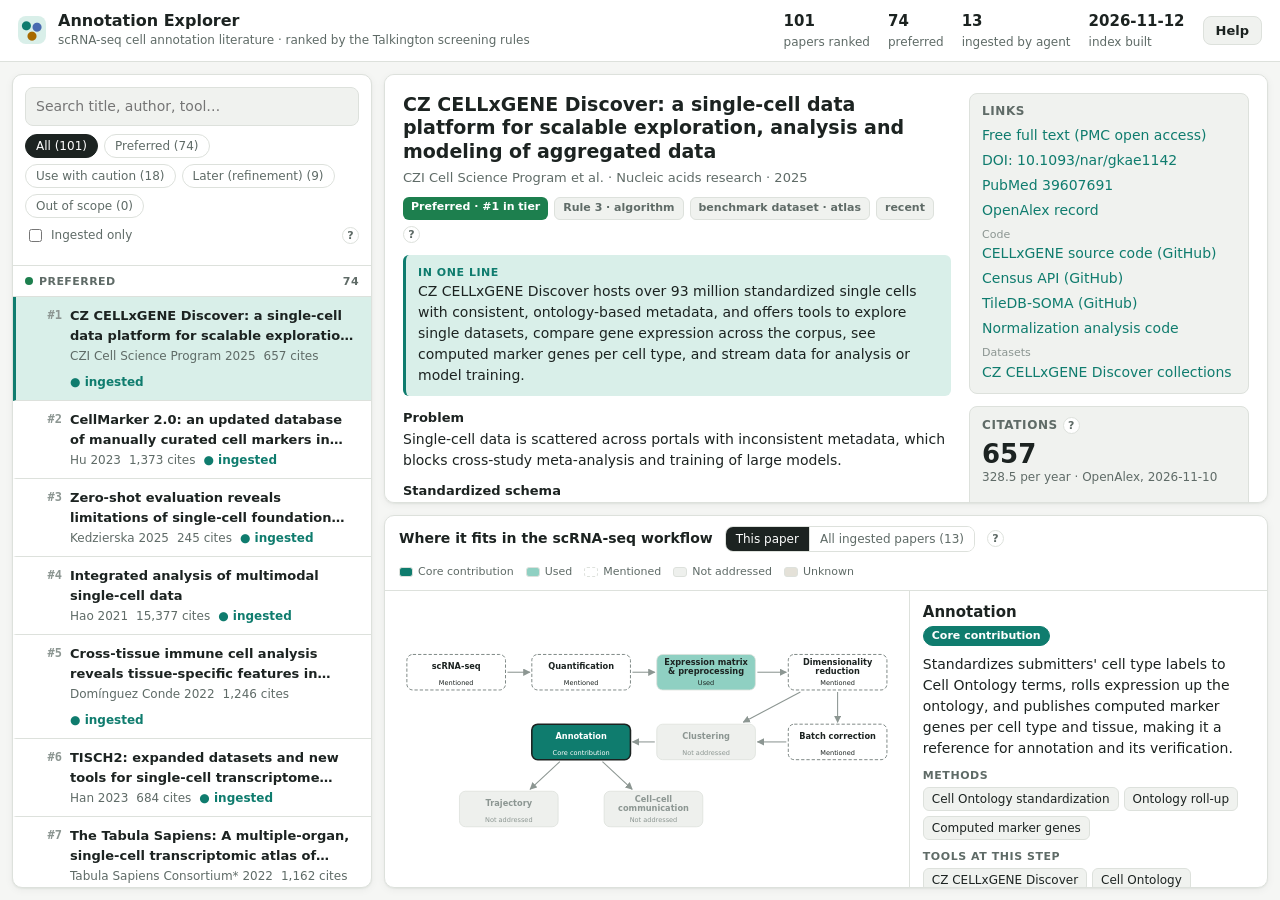
<file: DSciarrino/annotation_explorer/web/index.html>
<!doctype html>
<html lang="en">
<head>
  <meta charset="utf-8">
  <meta name="viewport" content="width=device-width, initial-scale=1">
  <title>Annotation Explorer</title>
  <link rel="stylesheet" href="styles.css">
</head>
<body>
  <header class="topbar">
    <div class="brand">
      <span class="brand-mark" aria-hidden="true"></span>
      <div>
        <h1>Annotation Explorer</h1>
        <p class="sub">scRNA-seq cell annotation literature · ranked by the Talkington screening rules</p>
      </div>
    </div>
    <div class="top-right">
      <div class="stats" id="stats"></div>
      <a class="help-button" href="help/index.html" target="_blank" rel="noopener" title="Open help in a new tab">Help</a>
    </div>
  </header>

  <main class="layout">
    <aside class="sidebar" aria-label="Ranked papers">
      <div class="controls">
        <input type="search" id="search" placeholder="Search title, author, tool…" aria-label="Search papers">
        <div class="chips" id="tier-filter" role="group" aria-label="Filter by tier"></div>
        <div class="control-row">
          <label class="toggle"><input type="checkbox" id="ingested-only"> Ingested only</label>
          <a class="help-link" href="help/papers.html#paper-list" target="_blank" rel="noopener"
             title="Help: the paper list" aria-label="Help: the paper list">?</a>
        </div>
        <div id="active-filter"></div>
      </div>
      <ol class="paper-list" id="paper-list"></ol>
    </aside>

    <div class="gutter gutter-v" id="gutter-side" role="separator" aria-orientation="vertical"
         aria-label="Resize paper list (arrow keys; double-click to reset)" tabindex="0"></div>

    <section class="panel panel-top" aria-label="Enhanced abstract">
      <div id="abstract" class="abstract"></div>
    </section>

    <div class="gutter gutter-h" id="gutter-panels" role="separator" aria-orientation="horizontal"
         aria-label="Resize abstract and workflow panels (arrow keys; double-click to reset)" tabindex="0"></div>

    <section class="panel panel-bottom" aria-label="Relation to the annotation workflow">
      <div class="panel-head">
        <div class="head-left">
          <h2 id="workflow-title">Where it fits in the scRNA-seq workflow</h2>
          <div class="segmented" id="view-toggle" role="group" aria-label="Workflow view"></div>
          <a class="help-link" id="workflow-help" href="help/workflow.html#this-paper" target="_blank" rel="noopener"
             title="Help: the workflow panel" aria-label="Help: the workflow panel">?</a>
        </div>
        <div class="legend" id="legend"></div>
      </div>
      <div class="workflow">
        <div class="diagram-wrap"><svg id="diagram" viewBox="0 0 760 300" role="img" aria-label="scRNA-seq workflow diagram"></svg></div>
        <div class="gutter gutter-v" id="gutter-workflow" role="separator" aria-orientation="vertical"
             aria-label="Resize diagram and step details (arrow keys; double-click to reset)" tabindex="0"></div>
        <div class="stage-detail" id="stage-detail"></div>
      </div>
    </section>
  </main>

  <script src="app.js"></script>
  <script src="layout.js"></script>
</body>
</html>
</file>
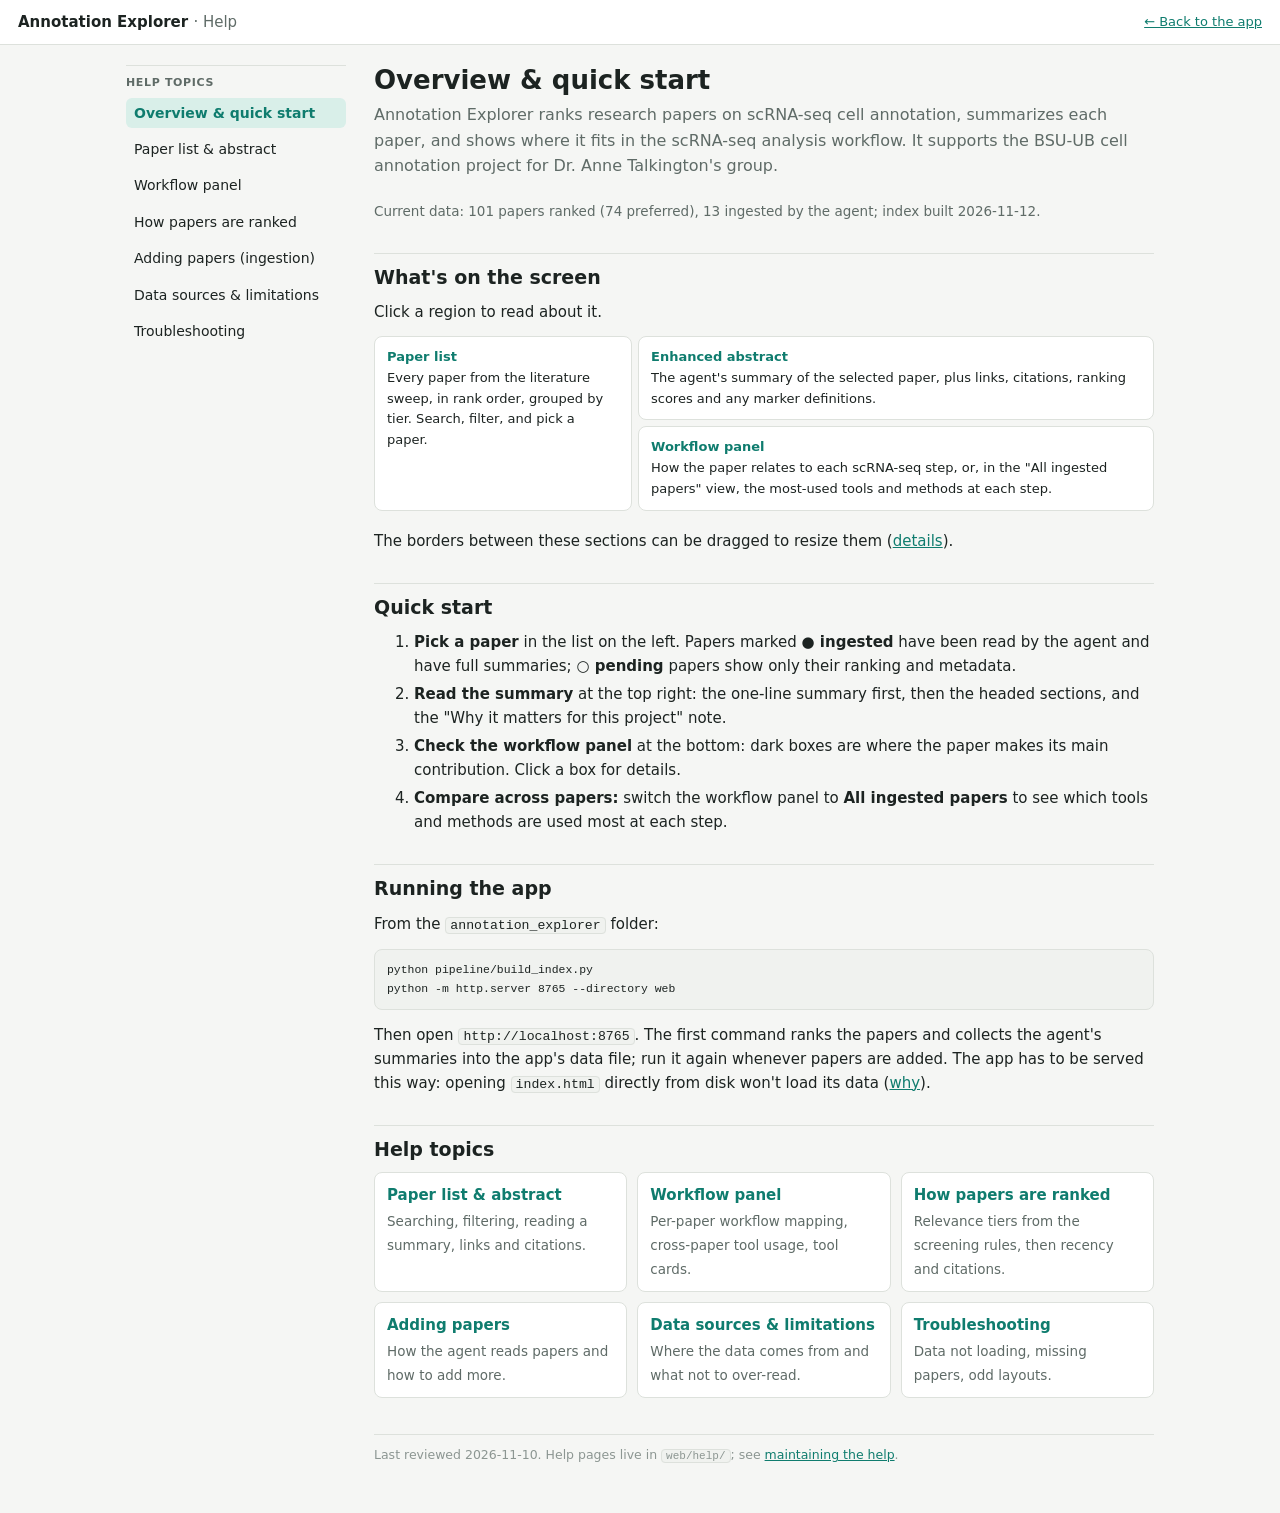
<file: DSciarrino/annotation_explorer/web/help/index.html>
<!doctype html>
<html lang="en">
<head>
  <meta charset="utf-8">
  <meta name="viewport" content="width=device-width, initial-scale=1">
  <title>Help: Annotation Explorer</title>
  <link rel="stylesheet" href="help.css">
</head>
<body>
  <header class="top">
    <a class="brand" href="index.html">Annotation Explorer <span>· Help</span></a>
    <a class="back" href="../index.html">← Back to the app</a>
  </header>
  <div class="wrap">
    <nav class="toc" id="toc" aria-label="Help topics"></nav>
    <main>
      <h1>Overview &amp; quick start</h1>
      <p class="lede">Annotation Explorer ranks research papers on scRNA-seq cell annotation, summarizes each paper,
        and shows where it fits in the scRNA-seq analysis workflow. It supports the BSU-UB cell annotation project
        for Dr. Anne Talkington's group.</p>

      <p class="status" id="status"></p>

      <h2 id="screen">What's on the screen</h2>
      <p>Click a region to read about it.</p>
      <div class="schematic">
        <a class="s-list" href="papers.html#paper-list"><b>Paper list</b>Every paper from the literature sweep, in
          rank order, grouped by tier. Search, filter, and pick a paper.</a>
        <a class="s-top" href="papers.html#abstract"><b>Enhanced abstract</b>The agent's summary of the selected
          paper, plus links, citations, ranking scores and any marker definitions.</a>
        <a class="s-bottom" href="workflow.html"><b>Workflow panel</b>How the paper relates to each scRNA-seq
          step, or, in the "All ingested papers" view, the most-used tools and methods at each step.</a>
      </div>
      <p>The borders between these sections can be dragged to resize them
        (<a href="papers.html#resizing">details</a>).</p>

      <h2 id="quick-start">Quick start</h2>
      <ol>
        <li><b>Pick a paper</b> in the list on the left. Papers marked <b>● ingested</b> have been read by the
          agent and have full summaries; <b>○ pending</b> papers show only their ranking and metadata.</li>
        <li><b>Read the summary</b> at the top right: the one-line summary first, then the headed sections,
          and the "Why it matters for this project" note.</li>
        <li><b>Check the workflow panel</b> at the bottom: dark boxes are where the paper makes its main
          contribution. Click a box for details.</li>
        <li><b>Compare across papers:</b> switch the workflow panel to <b>All ingested papers</b> to see which
          tools and methods are used most at each step.</li>
      </ol>

      <h2 id="running">Running the app</h2>
      <p>From the <code>annotation_explorer</code> folder:</p>
      <pre><code>python pipeline/build_index.py
python -m http.server 8765 --directory web</code></pre>
      <p>Then open <code>http://localhost:8765</code>. The first command ranks the papers and collects the
        agent's summaries into the app's data file; run it again whenever papers are added. The app has to be
        served this way: opening <code>index.html</code> directly from disk won't load its data
        (<a href="troubleshooting.html#data-not-loading">why</a>).</p>

      <h2 id="topics">Help topics</h2>
      <div class="cards">
        <a href="papers.html"><b>Paper list &amp; abstract</b><span>Searching, filtering, reading a summary,
          links and citations.</span></a>
        <a href="workflow.html"><b>Workflow panel</b><span>Per-paper workflow mapping, cross-paper tool usage,
          tool cards.</span></a>
        <a href="ranking.html"><b>How papers are ranked</b><span>Relevance tiers from the screening rules, then
          recency and citations.</span></a>
        <a href="ingestion.html"><b>Adding papers</b><span>How the agent reads papers and how to add more.</span></a>
        <a href="limitations.html"><b>Data sources &amp; limitations</b><span>Where the data comes from and what
          not to over-read.</span></a>
        <a href="troubleshooting.html"><b>Troubleshooting</b><span>Data not loading, missing papers, odd
          layouts.</span></a>
      </div>

      <footer class="page-foot">Last reviewed 2026-11-10. Help pages live in
        <code>web/help/</code>; see <a href="ingestion.html#maintaining-help">maintaining the help</a>.</footer>
    </main>
  </div>
  <script src="help.js"></script>
  <script>
    // Live status from the app's data file, so this page never shows stale counts.
    fetch("../data/papers.json", { cache: "no-store" })
      .then((r) => (r.ok ? r.json() : Promise.reject()))
      .then((d) => {
        const ingested = d.papers.filter((p) => p.ingest).length;
        const preferred = d.papers.filter((p) => p.tier === "preferred").length;
        document.getElementById("status").textContent =
          `Current data: ${d.papers.length} papers ranked (${preferred} preferred), ${ingested} ingested by the agent; index built ${d.generated}.`;
      })
      .catch(() => {});
  </script>
</body>
</html>
</file>
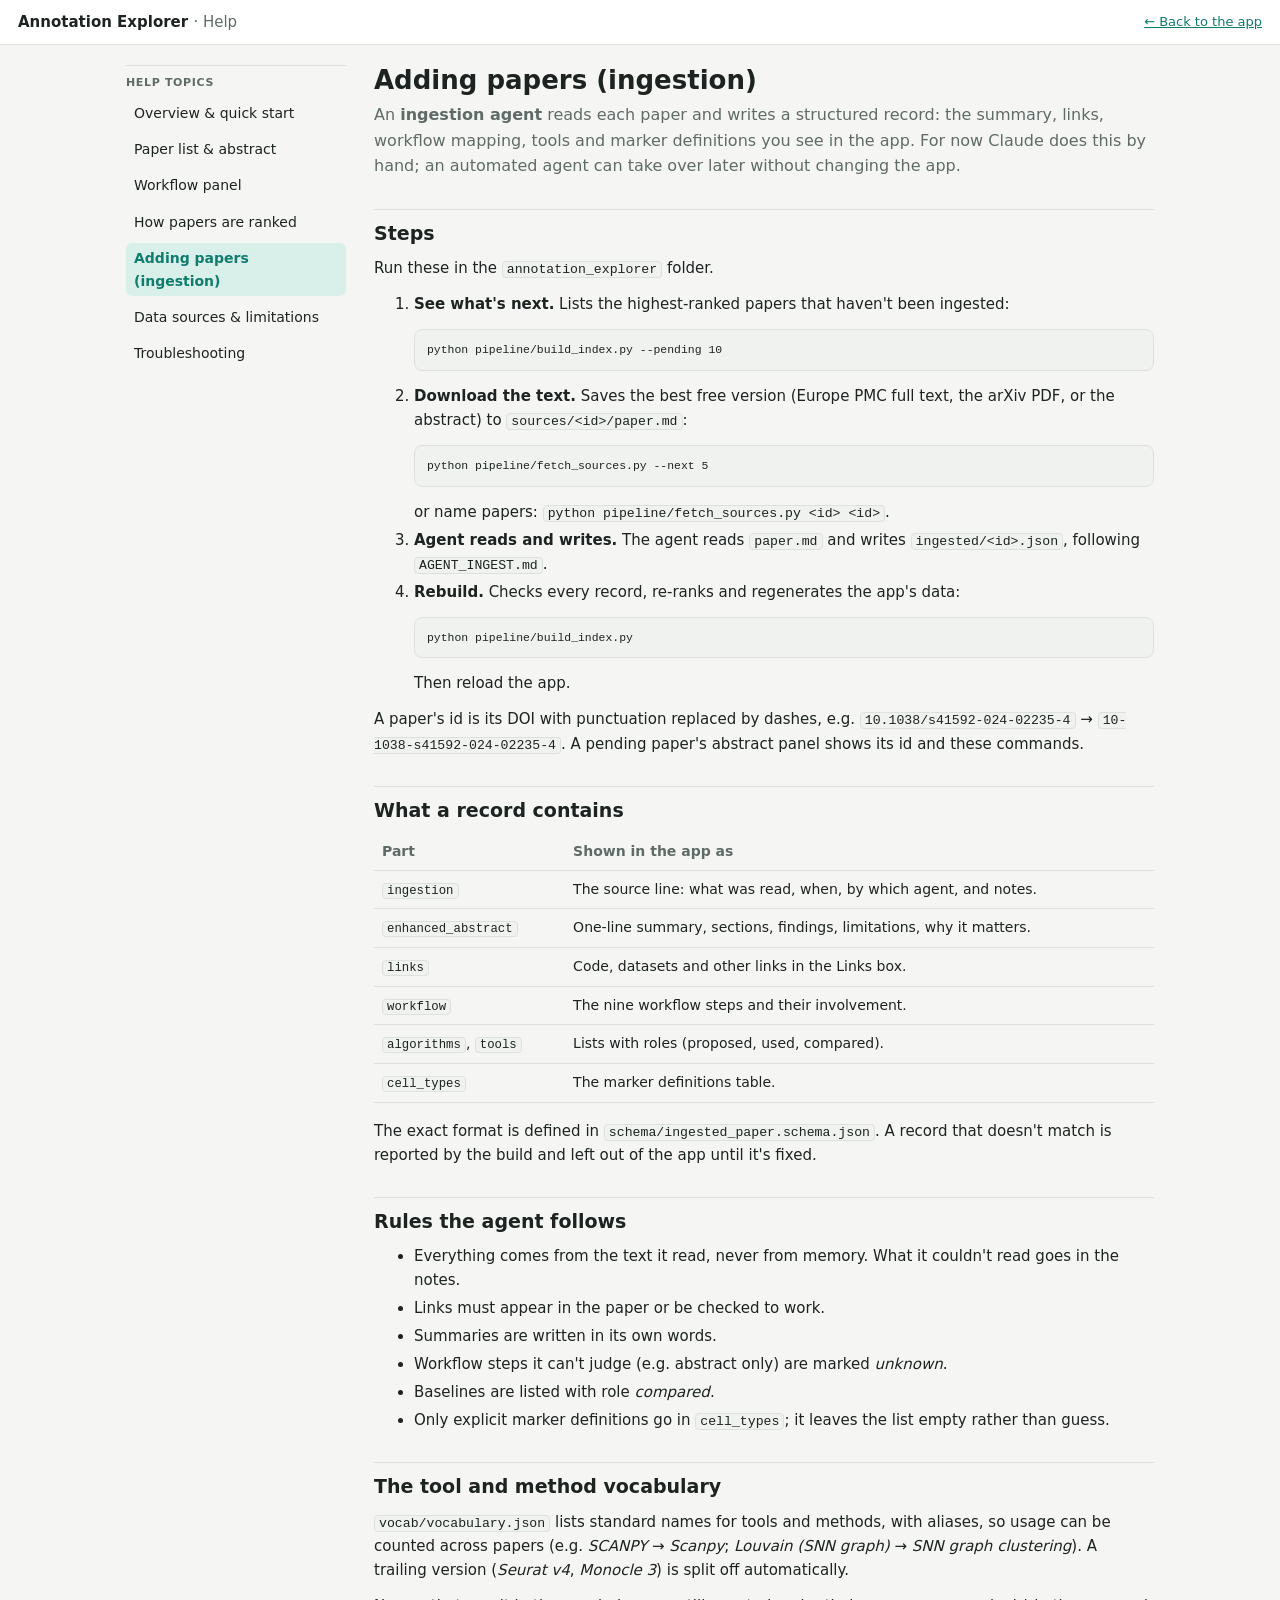
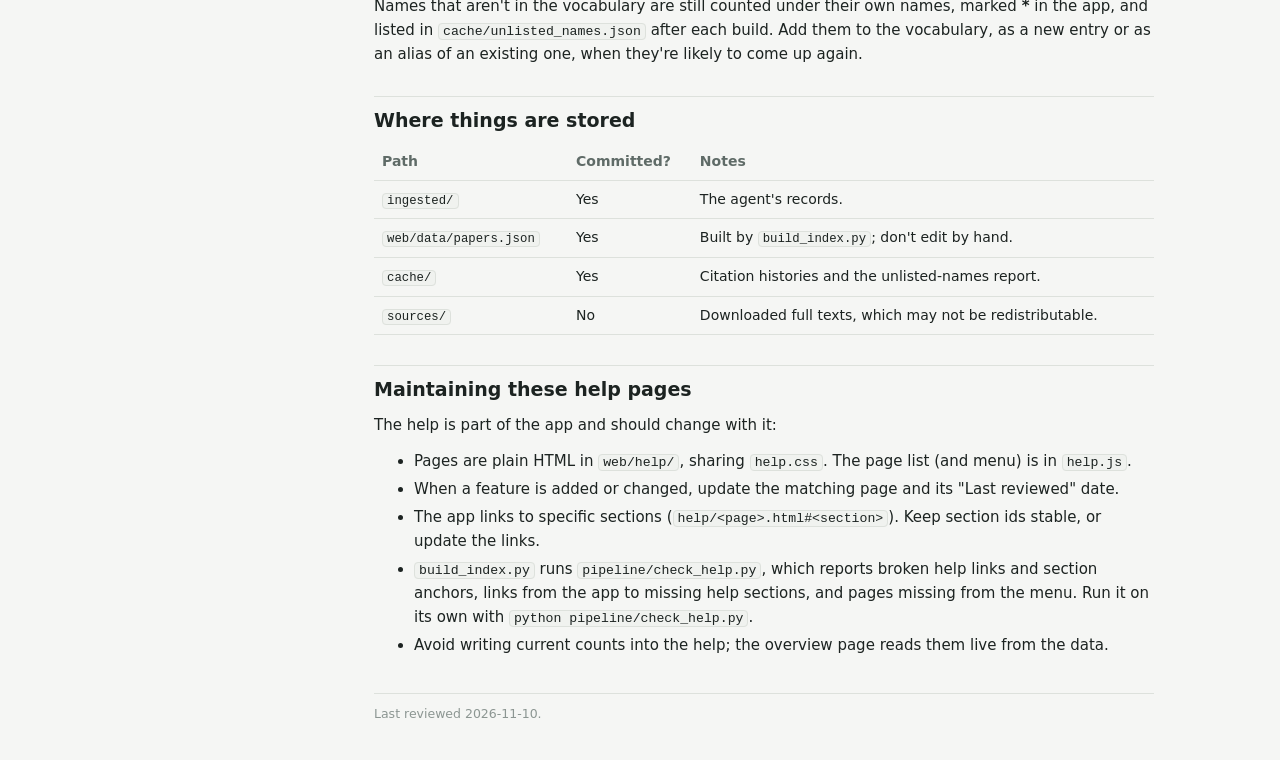
<file: DSciarrino/annotation_explorer/web/help/ingestion.html>
<!doctype html>
<html lang="en">
<head>
  <meta charset="utf-8">
  <meta name="viewport" content="width=device-width, initial-scale=1">
  <title>Help: Adding papers (ingestion)</title>
  <link rel="stylesheet" href="help.css">
</head>
<body>
  <header class="top">
    <a class="brand" href="index.html">Annotation Explorer <span>· Help</span></a>
    <a class="back" href="../index.html">← Back to the app</a>
  </header>
  <div class="wrap">
    <nav class="toc" id="toc" aria-label="Help topics"></nav>
    <main>
      <h1>Adding papers (ingestion)</h1>
      <p class="lede">An <b>ingestion agent</b> reads each paper and writes a structured record: the summary,
        links, workflow mapping, tools and marker definitions you see in the app. For now Claude does this by
        hand; an automated agent can take over later without changing the app.</p>

      <h2 id="steps">Steps</h2>
      <p>Run these in the <code>annotation_explorer</code> folder.</p>
      <ol>
        <li><b>See what's next.</b> Lists the highest-ranked papers that haven't been ingested:
          <pre><code>python pipeline/build_index.py --pending 10</code></pre></li>
        <li><b>Download the text.</b> Saves the best free version (Europe PMC full text, the arXiv PDF, or
          the abstract) to <code>sources/&lt;id&gt;/paper.md</code>:
          <pre><code>python pipeline/fetch_sources.py --next 5</code></pre>
          or name papers: <code>python pipeline/fetch_sources.py &lt;id&gt; &lt;id&gt;</code>.</li>
        <li><b>Agent reads and writes.</b> The agent reads <code>paper.md</code> and writes
          <code>ingested/&lt;id&gt;.json</code>, following <code>AGENT_INGEST.md</code>.</li>
        <li><b>Rebuild.</b> Checks every record, re-ranks and regenerates the app's data:
          <pre><code>python pipeline/build_index.py</code></pre>
          Then reload the app.</li>
      </ol>
      <p>A paper's id is its DOI with punctuation replaced by dashes, e.g. <code>10.1038/s41592-024-02235-4</code>
        → <code>10-1038-s41592-024-02235-4</code>. A pending paper's abstract panel shows its id and these
        commands.</p>

      <h2 id="record">What a record contains</h2>
      <table>
        <tr><th>Part</th><th>Shown in the app as</th></tr>
        <tr><td><code>ingestion</code></td><td>The source line: what was read, when, by which agent, and notes.</td></tr>
        <tr><td><code>enhanced_abstract</code></td><td>One-line summary, sections, findings, limitations, why it matters.</td></tr>
        <tr><td><code>links</code></td><td>Code, datasets and other links in the Links box.</td></tr>
        <tr><td><code>workflow</code></td><td>The nine workflow steps and their involvement.</td></tr>
        <tr><td><code>algorithms</code>, <code>tools</code></td><td>Lists with roles (proposed, used, compared).</td></tr>
        <tr><td><code>cell_types</code></td><td>The marker definitions table.</td></tr>
      </table>
      <p>The exact format is defined in <code>schema/ingested_paper.schema.json</code>. A record that doesn't
        match is reported by the build and left out of the app until it's fixed.</p>

      <h2 id="agent-rules">Rules the agent follows</h2>
      <ul>
        <li>Everything comes from the text it read, never from memory. What it couldn't read goes in the notes.</li>
        <li>Links must appear in the paper or be checked to work.</li>
        <li>Summaries are written in its own words.</li>
        <li>Workflow steps it can't judge (e.g. abstract only) are marked <i>unknown</i>.</li>
        <li>Baselines are listed with role <i>compared</i>.</li>
        <li>Only explicit marker definitions go in <code>cell_types</code>; it leaves the list empty rather than guess.</li>
      </ul>

      <h2 id="vocabulary">The tool and method vocabulary</h2>
      <p><code>vocab/vocabulary.json</code> lists standard names for tools and methods, with aliases, so usage
        can be counted across papers (e.g. <i>SCANPY</i> → <i>Scanpy</i>; <i>Louvain (SNN graph)</i> →
        <i>SNN graph clustering</i>). A trailing version (<i>Seurat v4</i>, <i>Monocle 3</i>) is split off
        automatically.</p>
      <p>Names that aren't in the vocabulary are still counted under their own names, marked <b>*</b> in the
        app, and listed in <code>cache/unlisted_names.json</code> after each build. Add them to the vocabulary,
        as a new entry or as an alias of an existing one, when they're likely to come up again.</p>

      <h2 id="storage">Where things are stored</h2>
      <table>
        <tr><th>Path</th><th>Committed?</th><th>Notes</th></tr>
        <tr><td><code>ingested/</code></td><td>Yes</td><td>The agent's records.</td></tr>
        <tr><td><code>web/data/papers.json</code></td><td>Yes</td><td>Built by <code>build_index.py</code>; don't edit by hand.</td></tr>
        <tr><td><code>cache/</code></td><td>Yes</td><td>Citation histories and the unlisted-names report.</td></tr>
        <tr><td><code>sources/</code></td><td>No</td><td>Downloaded full texts, which may not be redistributable.</td></tr>
      </table>

      <h2 id="maintaining-help">Maintaining these help pages</h2>
      <p>The help is part of the app and should change with it:</p>
      <ul>
        <li>Pages are plain HTML in <code>web/help/</code>, sharing <code>help.css</code>. The page list
          (and menu) is in <code>help.js</code>.</li>
        <li>When a feature is added or changed, update the matching page and its "Last reviewed" date.</li>
        <li>The app links to specific sections (<code>help/&lt;page&gt;.html#&lt;section&gt;</code>). Keep
          section ids stable, or update the links.</li>
        <li><code>build_index.py</code> runs <code>pipeline/check_help.py</code>, which reports broken help links
          and section anchors, links from the app to missing help sections, and pages missing from the menu. Run
          it on its own with <code>python pipeline/check_help.py</code>.</li>
        <li>Avoid writing current counts into the help; the overview page reads them live from the data.</li>
      </ul>

      <footer class="page-foot">Last reviewed 2026-11-10.</footer>
    </main>
  </div>
  <script src="help.js"></script>
</body>
</html>
</file>
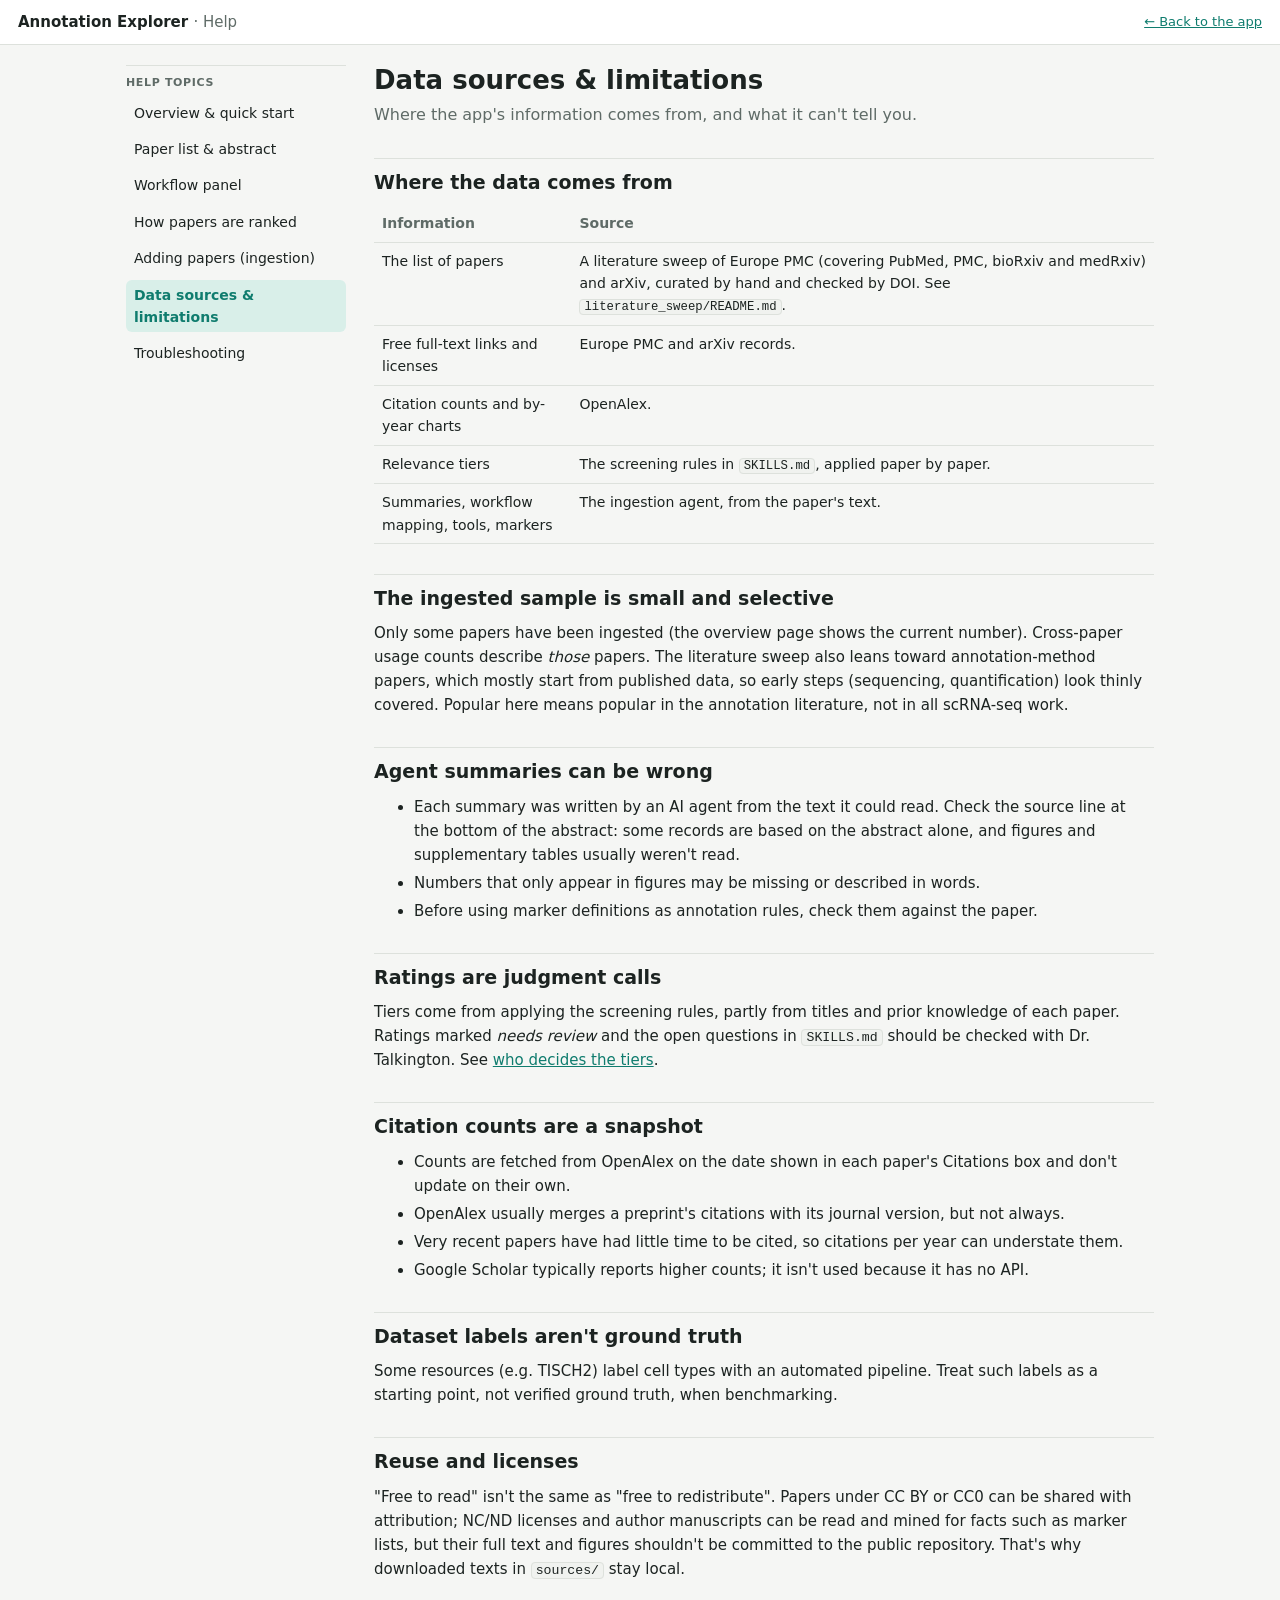
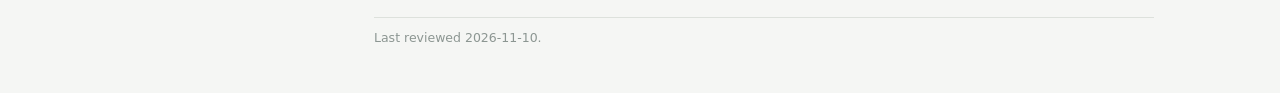
<file: DSciarrino/annotation_explorer/web/help/limitations.html>
<!doctype html>
<html lang="en">
<head>
  <meta charset="utf-8">
  <meta name="viewport" content="width=device-width, initial-scale=1">
  <title>Help: Data sources &amp; limitations</title>
  <link rel="stylesheet" href="help.css">
</head>
<body>
  <header class="top">
    <a class="brand" href="index.html">Annotation Explorer <span>· Help</span></a>
    <a class="back" href="../index.html">← Back to the app</a>
  </header>
  <div class="wrap">
    <nav class="toc" id="toc" aria-label="Help topics"></nav>
    <main>
      <h1>Data sources &amp; limitations</h1>
      <p class="lede">Where the app's information comes from, and what it can't tell you.</p>

      <h2 id="sources">Where the data comes from</h2>
      <table>
        <tr><th>Information</th><th>Source</th></tr>
        <tr><td>The list of papers</td><td>A literature sweep of Europe PMC (covering PubMed, PMC, bioRxiv and
          medRxiv) and arXiv, curated by hand and checked by DOI. See
          <code>literature_sweep/README.md</code>.</td></tr>
        <tr><td>Free full-text links and licenses</td><td>Europe PMC and arXiv records.</td></tr>
        <tr><td>Citation counts and by-year charts</td><td>OpenAlex.</td></tr>
        <tr><td>Relevance tiers</td><td>The screening rules in <code>SKILLS.md</code>, applied paper by paper.</td></tr>
        <tr><td>Summaries, workflow mapping, tools, markers</td><td>The ingestion agent, from the paper's text.</td></tr>
      </table>

      <h2 id="sample">The ingested sample is small and selective</h2>
      <p>Only some papers have been ingested (the overview page shows the current number). Cross-paper usage
        counts describe <i>those</i> papers. The literature sweep also leans toward annotation-method papers,
        which mostly start from published data, so early steps (sequencing, quantification) look thinly covered.
        Popular here means popular in the annotation literature, not in all scRNA-seq work.</p>

      <h2 id="agent">Agent summaries can be wrong</h2>
      <ul>
        <li>Each summary was written by an AI agent from the text it could read. Check the source line at the
          bottom of the abstract: some records are based on the abstract alone, and figures and supplementary
          tables usually weren't read.</li>
        <li>Numbers that only appear in figures may be missing or described in words.</li>
        <li>Before using marker definitions as annotation rules, check them against the paper.</li>
      </ul>

      <h2 id="ratings">Ratings are judgment calls</h2>
      <p>Tiers come from applying the screening rules, partly from titles and prior knowledge of each paper.
        Ratings marked <i>needs review</i> and the open questions in <code>SKILLS.md</code> should be checked with
        Dr. Talkington. See <a href="ranking.html#who-decides">who decides the tiers</a>.</p>

      <h2 id="citations">Citation counts are a snapshot</h2>
      <ul>
        <li>Counts are fetched from OpenAlex on the date shown in each paper's Citations box and don't update
          on their own.</li>
        <li>OpenAlex usually merges a preprint's citations with its journal version, but not always.</li>
        <li>Very recent papers have had little time to be cited, so citations per year can understate them.</li>
        <li>Google Scholar typically reports higher counts; it isn't used because it has no API.</li>
      </ul>

      <h2 id="labels">Dataset labels aren't ground truth</h2>
      <p>Some resources (e.g. TISCH2) label cell types with an automated pipeline. Treat such labels as a
        starting point, not verified ground truth, when benchmarking.</p>

      <h2 id="licenses">Reuse and licenses</h2>
      <p>"Free to read" isn't the same as "free to redistribute". Papers under CC BY or CC0 can be shared with
        attribution; NC/ND licenses and author manuscripts can be read and mined for facts such as marker lists,
        but their full text and figures shouldn't be committed to the public repository. That's why downloaded
        texts in <code>sources/</code> stay local.</p>

      <footer class="page-foot">Last reviewed 2026-11-10.</footer>
    </main>
  </div>
  <script src="help.js"></script>
</body>
</html>
</file>
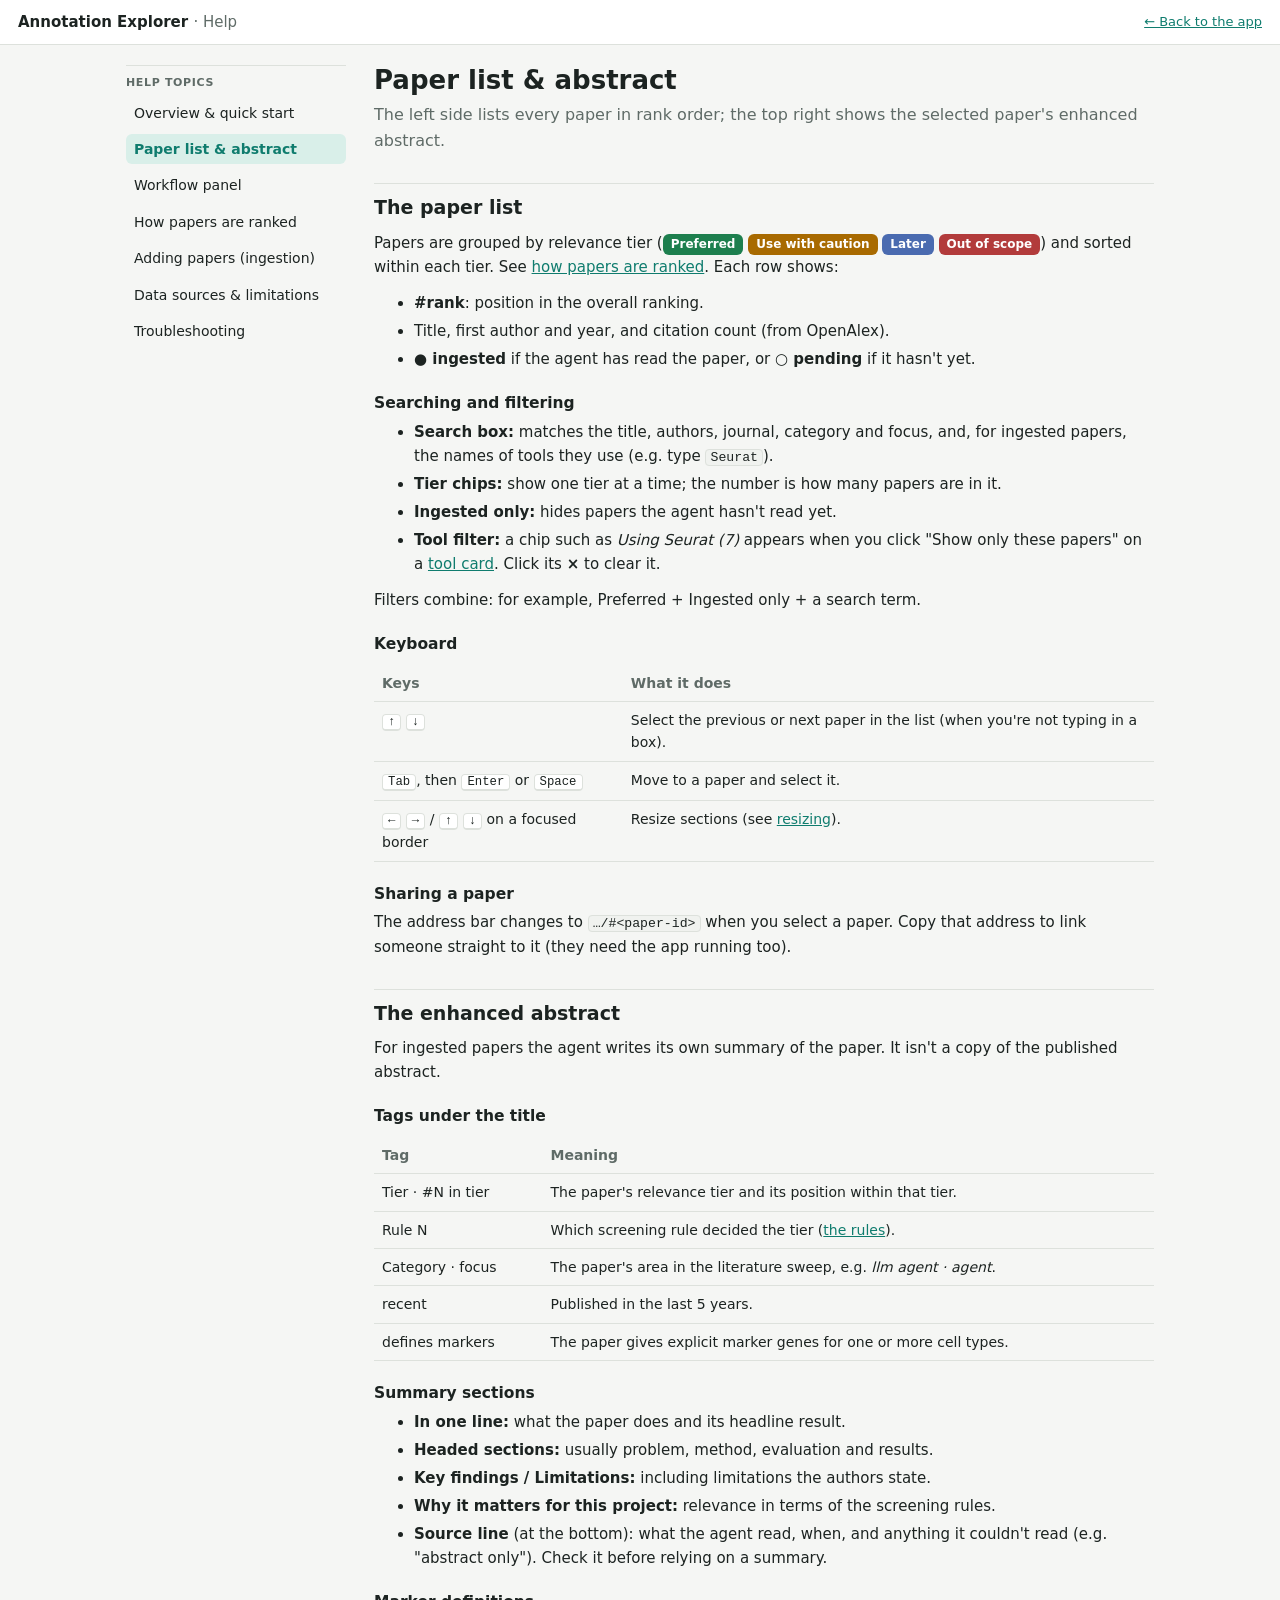
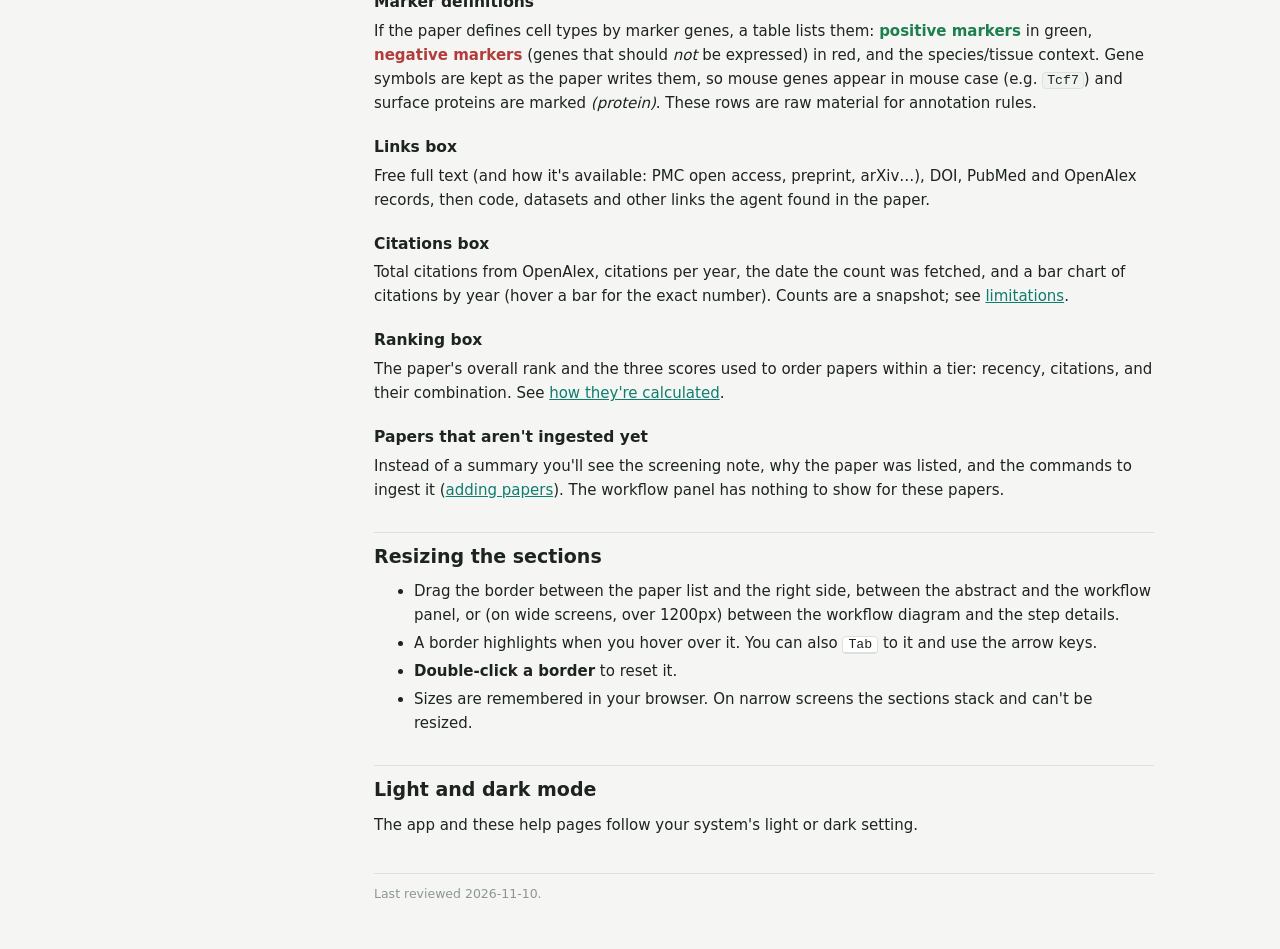
<file: DSciarrino/annotation_explorer/web/help/papers.html>
<!doctype html>
<html lang="en">
<head>
  <meta charset="utf-8">
  <meta name="viewport" content="width=device-width, initial-scale=1">
  <title>Help: Paper list &amp; abstract</title>
  <link rel="stylesheet" href="help.css">
</head>
<body>
  <header class="top">
    <a class="brand" href="index.html">Annotation Explorer <span>· Help</span></a>
    <a class="back" href="../index.html">← Back to the app</a>
  </header>
  <div class="wrap">
    <nav class="toc" id="toc" aria-label="Help topics"></nav>
    <main>
      <h1>Paper list &amp; abstract</h1>
      <p class="lede">The left side lists every paper in rank order; the top right shows the selected paper's
        enhanced abstract.</p>

      <h2 id="paper-list">The paper list</h2>
      <p>Papers are grouped by relevance tier (<span class="tier preferred">Preferred</span>
        <span class="tier caution">Use with caution</span> <span class="tier later">Later</span>
        <span class="tier exclude">Out of scope</span>) and sorted within each tier. See
        <a href="ranking.html">how papers are ranked</a>. Each row shows:</p>
      <ul>
        <li><b>#rank</b>: position in the overall ranking.</li>
        <li>Title, first author and year, and citation count (from OpenAlex).</li>
        <li><b>● ingested</b> if the agent has read the paper, or <b>○ pending</b> if it hasn't yet.</li>
      </ul>

      <h3 id="searching">Searching and filtering</h3>
      <ul>
        <li><b>Search box:</b> matches the title, authors, journal, category and focus, and, for ingested
          papers, the names of tools they use (e.g. type <code>Seurat</code>).</li>
        <li><b>Tier chips:</b> show one tier at a time; the number is how many papers are in it.</li>
        <li><b>Ingested only:</b> hides papers the agent hasn't read yet.</li>
        <li id="tool-filter"><b>Tool filter:</b> a chip such as <i>Using Seurat (7)</i> appears when you click
          "Show only these papers" on a <a href="workflow.html#tool-cards">tool card</a>. Click its
          <b>×</b> to clear it.</li>
      </ul>
      <p>Filters combine: for example, Preferred + Ingested only + a search term.</p>

      <h3 id="keyboard">Keyboard</h3>
      <table>
        <tr><th>Keys</th><th>What it does</th></tr>
        <tr><td><kbd>↑</kbd> <kbd>↓</kbd></td><td>Select the previous or next paper in the list (when you're not
          typing in a box).</td></tr>
        <tr><td><kbd>Tab</kbd>, then <kbd>Enter</kbd> or <kbd>Space</kbd></td><td>Move to a paper and select
          it.</td></tr>
        <tr><td><kbd>←</kbd> <kbd>→</kbd> / <kbd>↑</kbd> <kbd>↓</kbd> on a focused border</td><td>Resize sections
          (see <a href="#resizing">resizing</a>).</td></tr>
      </table>

      <h3 id="sharing">Sharing a paper</h3>
      <p>The address bar changes to <code>…/#&lt;paper-id&gt;</code> when you select a paper. Copy that address
        to link someone straight to it (they need the app running too).</p>

      <h2 id="abstract">The enhanced abstract</h2>
      <p>For ingested papers the agent writes its own summary of the paper. It isn't a copy of the published
        abstract.</p>

      <h3 id="tags">Tags under the title</h3>
      <table>
        <tr><th>Tag</th><th>Meaning</th></tr>
        <tr><td>Tier · #N in tier</td><td>The paper's relevance tier and its position within that tier.</td></tr>
        <tr><td>Rule N</td><td>Which screening rule decided the tier (<a href="ranking.html#rules">the rules</a>).</td></tr>
        <tr><td>Category · focus</td><td>The paper's area in the literature sweep, e.g. <i>llm agent · agent</i>.</td></tr>
        <tr><td>recent</td><td>Published in the last 5 years.</td></tr>
        <tr><td>defines markers</td><td>The paper gives explicit marker genes for one or more cell types.</td></tr>
      </table>

      <h3 id="summary">Summary sections</h3>
      <ul>
        <li><b>In one line:</b> what the paper does and its headline result.</li>
        <li><b>Headed sections:</b> usually problem, method, evaluation and results.</li>
        <li><b>Key findings / Limitations:</b> including limitations the authors state.</li>
        <li><b>Why it matters for this project:</b> relevance in terms of the screening rules.</li>
        <li><b>Source line</b> (at the bottom): what the agent read, when, and anything it couldn't read
          (e.g. "abstract only"). Check it before relying on a summary.</li>
      </ul>

      <h3 id="markers">Marker definitions</h3>
      <p>If the paper defines cell types by marker genes, a table lists them: <b style="color:var(--tier-preferred)">positive
        markers</b> in green, <b style="color:var(--tier-exclude)">negative markers</b> (genes that should <i>not</i> be expressed) in red,
        and the species/tissue context. Gene symbols are kept as the paper writes them, so mouse genes appear in
        mouse case (e.g. <code>Tcf7</code>) and surface proteins are marked <i>(protein)</i>. These rows are
        raw material for annotation rules.</p>

      <h3 id="links">Links box</h3>
      <p>Free full text (and how it's available: PMC open access, preprint, arXiv…), DOI, PubMed and OpenAlex
        records, then code, datasets and other links the agent found in the paper.</p>

      <h3 id="citations">Citations box</h3>
      <p>Total citations from OpenAlex, citations per year, the date the count was fetched, and a bar chart of
        citations by year (hover a bar for the exact number). Counts are a snapshot; see
        <a href="limitations.html#citations">limitations</a>.</p>

      <h3 id="ranking-box">Ranking box</h3>
      <p>The paper's overall rank and the three scores used to order papers within a tier: recency, citations,
        and their combination. See <a href="ranking.html#within-tier">how they're calculated</a>.</p>

      <h3 id="pending">Papers that aren't ingested yet</h3>
      <p>Instead of a summary you'll see the screening note, why the paper was listed, and the commands to
        ingest it (<a href="ingestion.html">adding papers</a>). The workflow panel has nothing to show for these
        papers.</p>

      <h2 id="resizing">Resizing the sections</h2>
      <ul>
        <li>Drag the border between the paper list and the right side, between the abstract and the workflow
          panel, or (on wide screens, over 1200px) between the workflow diagram and the step details.</li>
        <li>A border highlights when you hover over it. You can also <kbd>Tab</kbd> to it and use the arrow keys.</li>
        <li><b>Double-click a border</b> to reset it.</li>
        <li>Sizes are remembered in your browser. On narrow screens the sections stack and can't be resized.</li>
      </ul>

      <h2 id="dark-mode">Light and dark mode</h2>
      <p>The app and these help pages follow your system's light or dark setting.</p>

      <footer class="page-foot">Last reviewed 2026-11-10.</footer>
    </main>
  </div>
  <script src="help.js"></script>
</body>
</html>
</file>
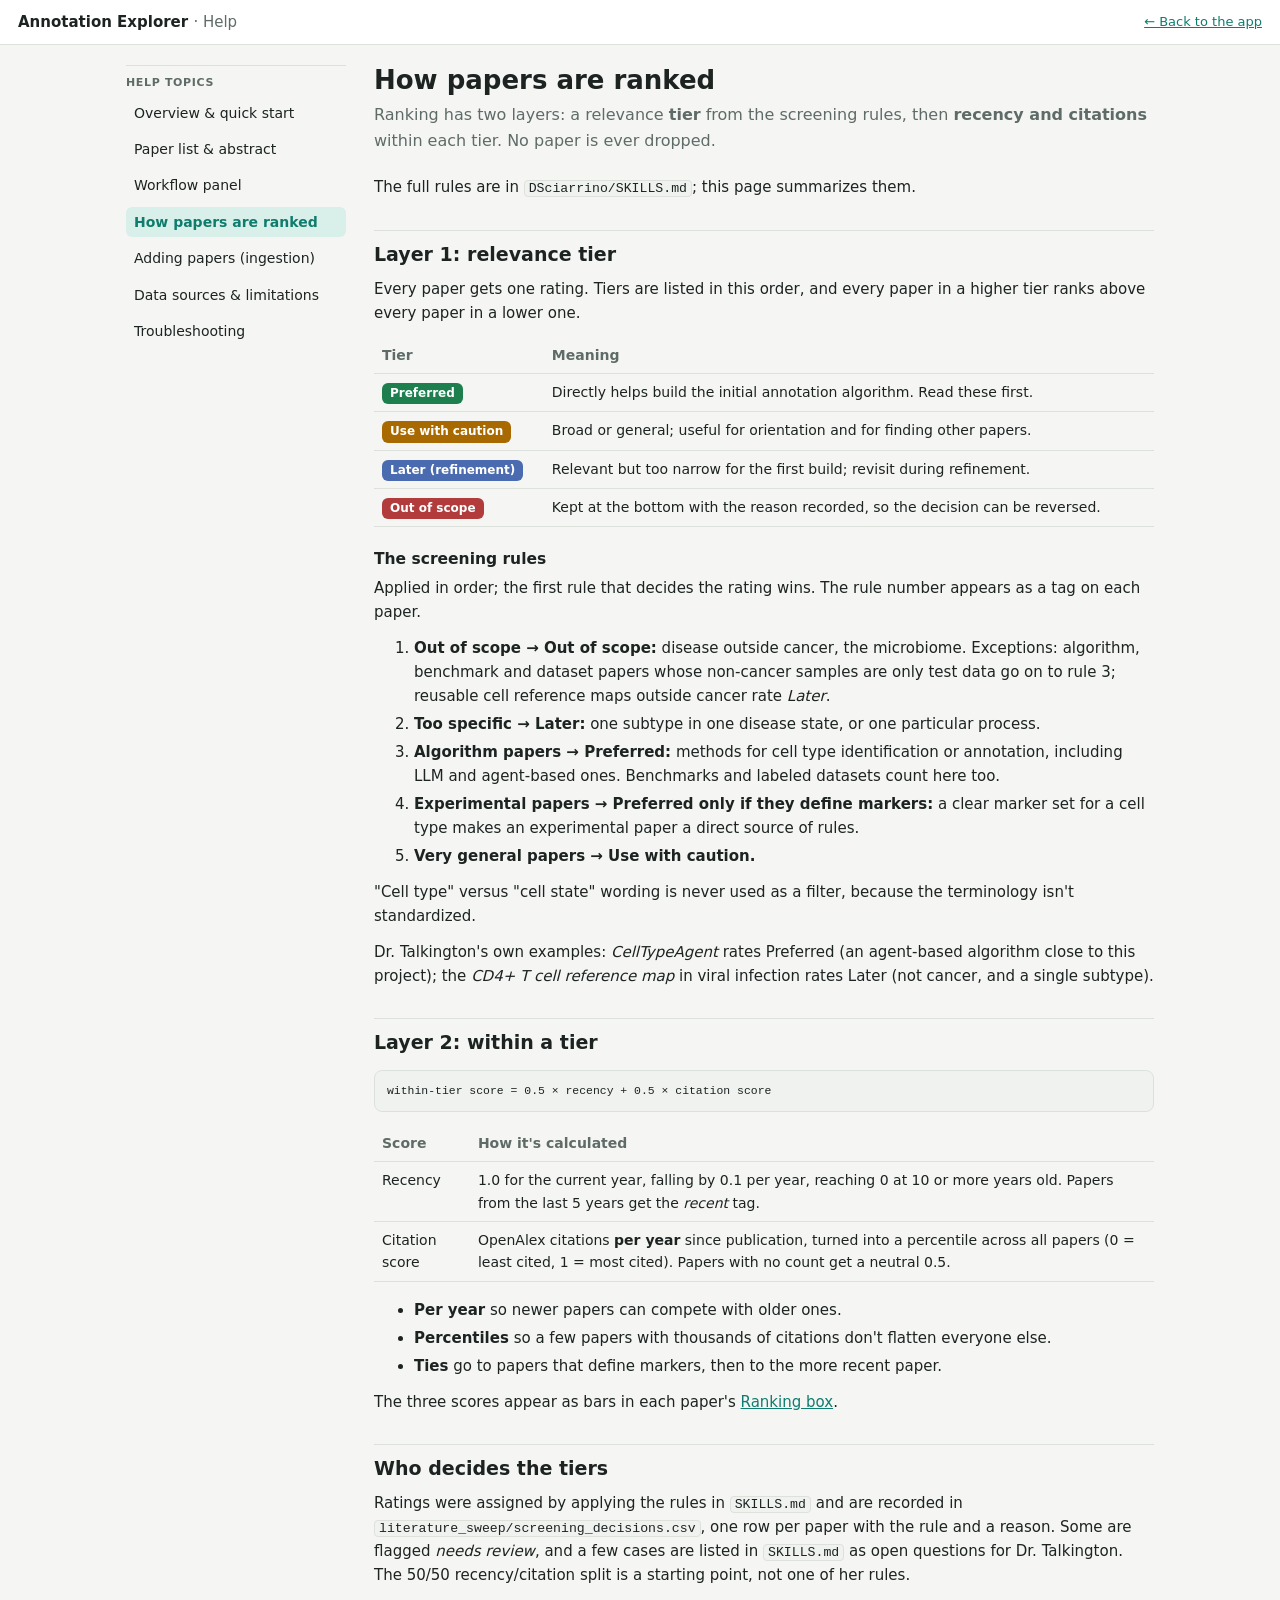
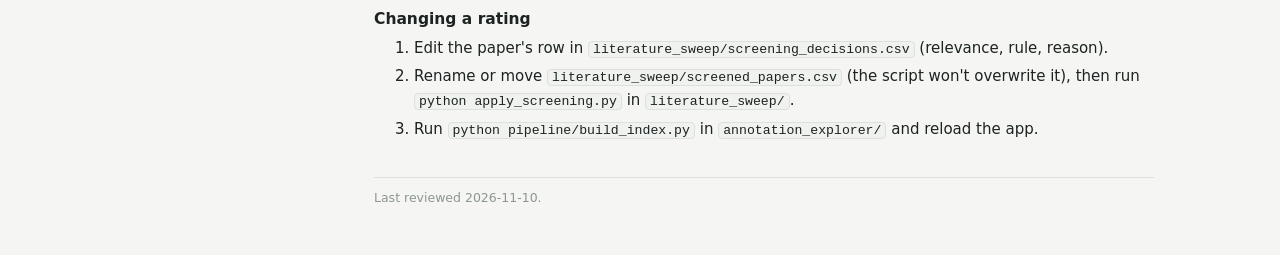
<file: DSciarrino/annotation_explorer/web/help/ranking.html>
<!doctype html>
<html lang="en">
<head>
  <meta charset="utf-8">
  <meta name="viewport" content="width=device-width, initial-scale=1">
  <title>Help: How papers are ranked</title>
  <link rel="stylesheet" href="help.css">
</head>
<body>
  <header class="top">
    <a class="brand" href="index.html">Annotation Explorer <span>· Help</span></a>
    <a class="back" href="../index.html">← Back to the app</a>
  </header>
  <div class="wrap">
    <nav class="toc" id="toc" aria-label="Help topics"></nav>
    <main>
      <h1>How papers are ranked</h1>
      <p class="lede">Ranking has two layers: a relevance <b>tier</b> from the screening rules, then
        <b>recency and citations</b> within each tier. No paper is ever dropped.</p>
      <p>The full rules are in <code>DSciarrino/SKILLS.md</code>; this page summarizes them.</p>

      <h2 id="tiers">Layer 1: relevance tier</h2>
      <p>Every paper gets one rating. Tiers are listed in this order, and every paper in a higher tier ranks
        above every paper in a lower one.</p>
      <table>
        <tr><th>Tier</th><th>Meaning</th></tr>
        <tr><td><span class="tier preferred">Preferred</span></td><td>Directly helps build the initial annotation algorithm. Read these first.</td></tr>
        <tr><td><span class="tier caution">Use with caution</span></td><td>Broad or general; useful for orientation and for finding other papers.</td></tr>
        <tr><td><span class="tier later">Later (refinement)</span></td><td>Relevant but too narrow for the first build; revisit during refinement.</td></tr>
        <tr><td><span class="tier exclude">Out of scope</span></td><td>Kept at the bottom with the reason recorded, so the decision can be reversed.</td></tr>
      </table>

      <h3 id="rules">The screening rules</h3>
      <p>Applied in order; the first rule that decides the rating wins. The rule number appears as a tag on
        each paper.</p>
      <ol>
        <li><b>Out of scope → Out of scope:</b> disease outside cancer, the microbiome. Exceptions: algorithm,
          benchmark and dataset papers whose non-cancer samples are only test data go on to rule 3; reusable
          cell reference maps outside cancer rate <i>Later</i>.</li>
        <li><b>Too specific → Later:</b> one subtype in one disease state, or one particular process.</li>
        <li><b>Algorithm papers → Preferred:</b> methods for cell type identification or annotation, including
          LLM and agent-based ones. Benchmarks and labeled datasets count here too.</li>
        <li><b>Experimental papers → Preferred only if they define markers:</b> a clear marker set for a cell
          type makes an experimental paper a direct source of rules.</li>
        <li><b>Very general papers → Use with caution.</b></li>
      </ol>
      <p>"Cell type" versus "cell state" wording is never used as a filter, because the terminology isn't
        standardized.</p>
      <p>Dr. Talkington's own examples: <i>CellTypeAgent</i> rates Preferred (an agent-based algorithm close to
        this project); the <i>CD4+ T cell reference map</i> in viral infection rates Later (not cancer, and a
        single subtype).</p>

      <h2 id="within-tier">Layer 2: within a tier</h2>
      <pre><code>within-tier score = 0.5 × recency + 0.5 × citation score</code></pre>
      <table>
        <tr><th>Score</th><th>How it's calculated</th></tr>
        <tr><td>Recency</td><td>1.0 for the current year, falling by 0.1 per year, reaching 0 at 10 or more
          years old. Papers from the last 5 years get the <i>recent</i> tag.</td></tr>
        <tr><td>Citation score</td><td>OpenAlex citations <b>per year</b> since publication, turned into a
          percentile across all papers (0 = least cited, 1 = most cited). Papers with no count get a neutral
          0.5.</td></tr>
      </table>
      <ul>
        <li><b>Per year</b> so newer papers can compete with older ones.</li>
        <li><b>Percentiles</b> so a few papers with thousands of citations don't flatten everyone else.</li>
        <li><b>Ties</b> go to papers that define markers, then to the more recent paper.</li>
      </ul>
      <p>The three scores appear as bars in each paper's <a href="papers.html#ranking-box">Ranking box</a>.</p>

      <h2 id="who-decides">Who decides the tiers</h2>
      <p>Ratings were assigned by applying the rules in <code>SKILLS.md</code> and are recorded in
        <code>literature_sweep/screening_decisions.csv</code>, one row per paper with the rule and a reason.
        Some are flagged <i>needs review</i>, and a few cases are listed in <code>SKILLS.md</code> as open
        questions for Dr. Talkington. The 50/50 recency/citation split is a starting point, not one of her
        rules.</p>
      <h3 id="changing">Changing a rating</h3>
      <ol>
        <li>Edit the paper's row in <code>literature_sweep/screening_decisions.csv</code> (relevance, rule, reason).</li>
        <li>Rename or move <code>literature_sweep/screened_papers.csv</code> (the script won't overwrite it), then
          run <code>python apply_screening.py</code> in <code>literature_sweep/</code>.</li>
        <li>Run <code>python pipeline/build_index.py</code> in <code>annotation_explorer/</code> and reload the app.</li>
      </ol>

      <footer class="page-foot">Last reviewed 2026-11-10.</footer>
    </main>
  </div>
  <script src="help.js"></script>
</body>
</html>
</file>
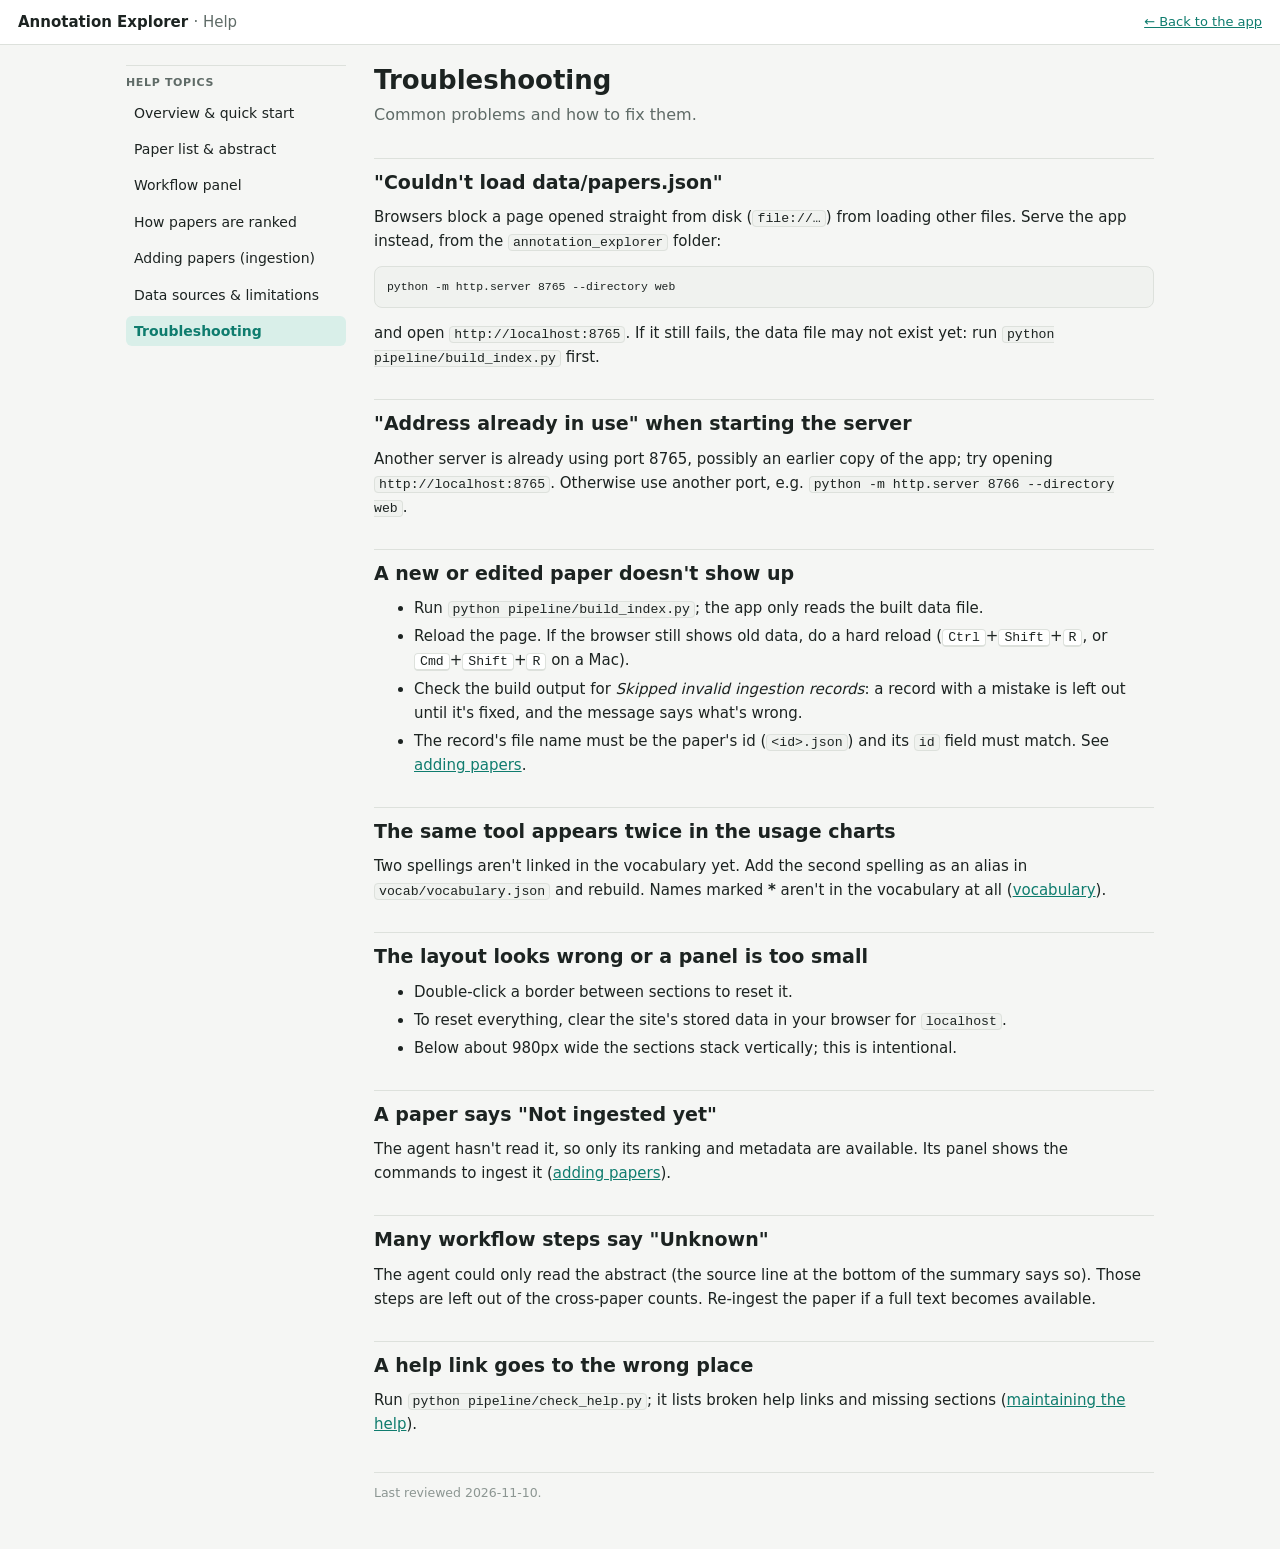
<file: DSciarrino/annotation_explorer/web/help/troubleshooting.html>
<!doctype html>
<html lang="en">
<head>
  <meta charset="utf-8">
  <meta name="viewport" content="width=device-width, initial-scale=1">
  <title>Help: Troubleshooting</title>
  <link rel="stylesheet" href="help.css">
</head>
<body>
  <header class="top">
    <a class="brand" href="index.html">Annotation Explorer <span>· Help</span></a>
    <a class="back" href="../index.html">← Back to the app</a>
  </header>
  <div class="wrap">
    <nav class="toc" id="toc" aria-label="Help topics"></nav>
    <main>
      <h1>Troubleshooting</h1>
      <p class="lede">Common problems and how to fix them.</p>

      <h2 id="data-not-loading">"Couldn't load data/papers.json"</h2>
      <p>Browsers block a page opened straight from disk (<code>file://…</code>) from loading other files. Serve
        the app instead, from the <code>annotation_explorer</code> folder:</p>
      <pre><code>python -m http.server 8765 --directory web</code></pre>
      <p>and open <code>http://localhost:8765</code>. If it still fails, the data file may not exist yet: run
        <code>python pipeline/build_index.py</code> first.</p>

      <h2 id="port-in-use">"Address already in use" when starting the server</h2>
      <p>Another server is already using port 8765, possibly an earlier copy of the app; try opening
        <code>http://localhost:8765</code>. Otherwise use another port, e.g.
        <code>python -m http.server 8766 --directory web</code>.</p>

      <h2 id="changes-not-showing">A new or edited paper doesn't show up</h2>
      <ul>
        <li>Run <code>python pipeline/build_index.py</code>; the app only reads the built data file.</li>
        <li>Reload the page. If the browser still shows old data, do a hard reload
          (<kbd>Ctrl</kbd>+<kbd>Shift</kbd>+<kbd>R</kbd>, or <kbd>Cmd</kbd>+<kbd>Shift</kbd>+<kbd>R</kbd> on a Mac).</li>
        <li>Check the build output for <i>Skipped invalid ingestion records</i>: a record with a mistake is left
          out until it's fixed, and the message says what's wrong.</li>
        <li>The record's file name must be the paper's id (<code>&lt;id&gt;.json</code>) and its <code>id</code>
          field must match. See <a href="ingestion.html#steps">adding papers</a>.</li>
      </ul>

      <h2 id="duplicate-tools">The same tool appears twice in the usage charts</h2>
      <p>Two spellings aren't linked in the vocabulary yet. Add the second spelling as an alias in
        <code>vocab/vocabulary.json</code> and rebuild. Names marked <b>*</b> aren't in the vocabulary at all
        (<a href="ingestion.html#vocabulary">vocabulary</a>).</p>

      <h2 id="layout">The layout looks wrong or a panel is too small</h2>
      <ul>
        <li>Double-click a border between sections to reset it.</li>
        <li>To reset everything, clear the site's stored data in your browser for <code>localhost</code>.</li>
        <li>Below about 980px wide the sections stack vertically; this is intentional.</li>
      </ul>

      <h2 id="pending">A paper says "Not ingested yet"</h2>
      <p>The agent hasn't read it, so only its ranking and metadata are available. Its panel shows the commands
        to ingest it (<a href="ingestion.html">adding papers</a>).</p>

      <h2 id="unknown-steps">Many workflow steps say "Unknown"</h2>
      <p>The agent could only read the abstract (the source line at the bottom of the summary says so). Those
        steps are left out of the cross-paper counts. Re-ingest the paper if a full text becomes available.</p>

      <h2 id="help-links">A help link goes to the wrong place</h2>
      <p>Run <code>python pipeline/check_help.py</code>; it lists broken help links and missing sections
        (<a href="ingestion.html#maintaining-help">maintaining the help</a>).</p>

      <footer class="page-foot">Last reviewed 2026-11-10.</footer>
    </main>
  </div>
  <script src="help.js"></script>
</body>
</html>
</file>
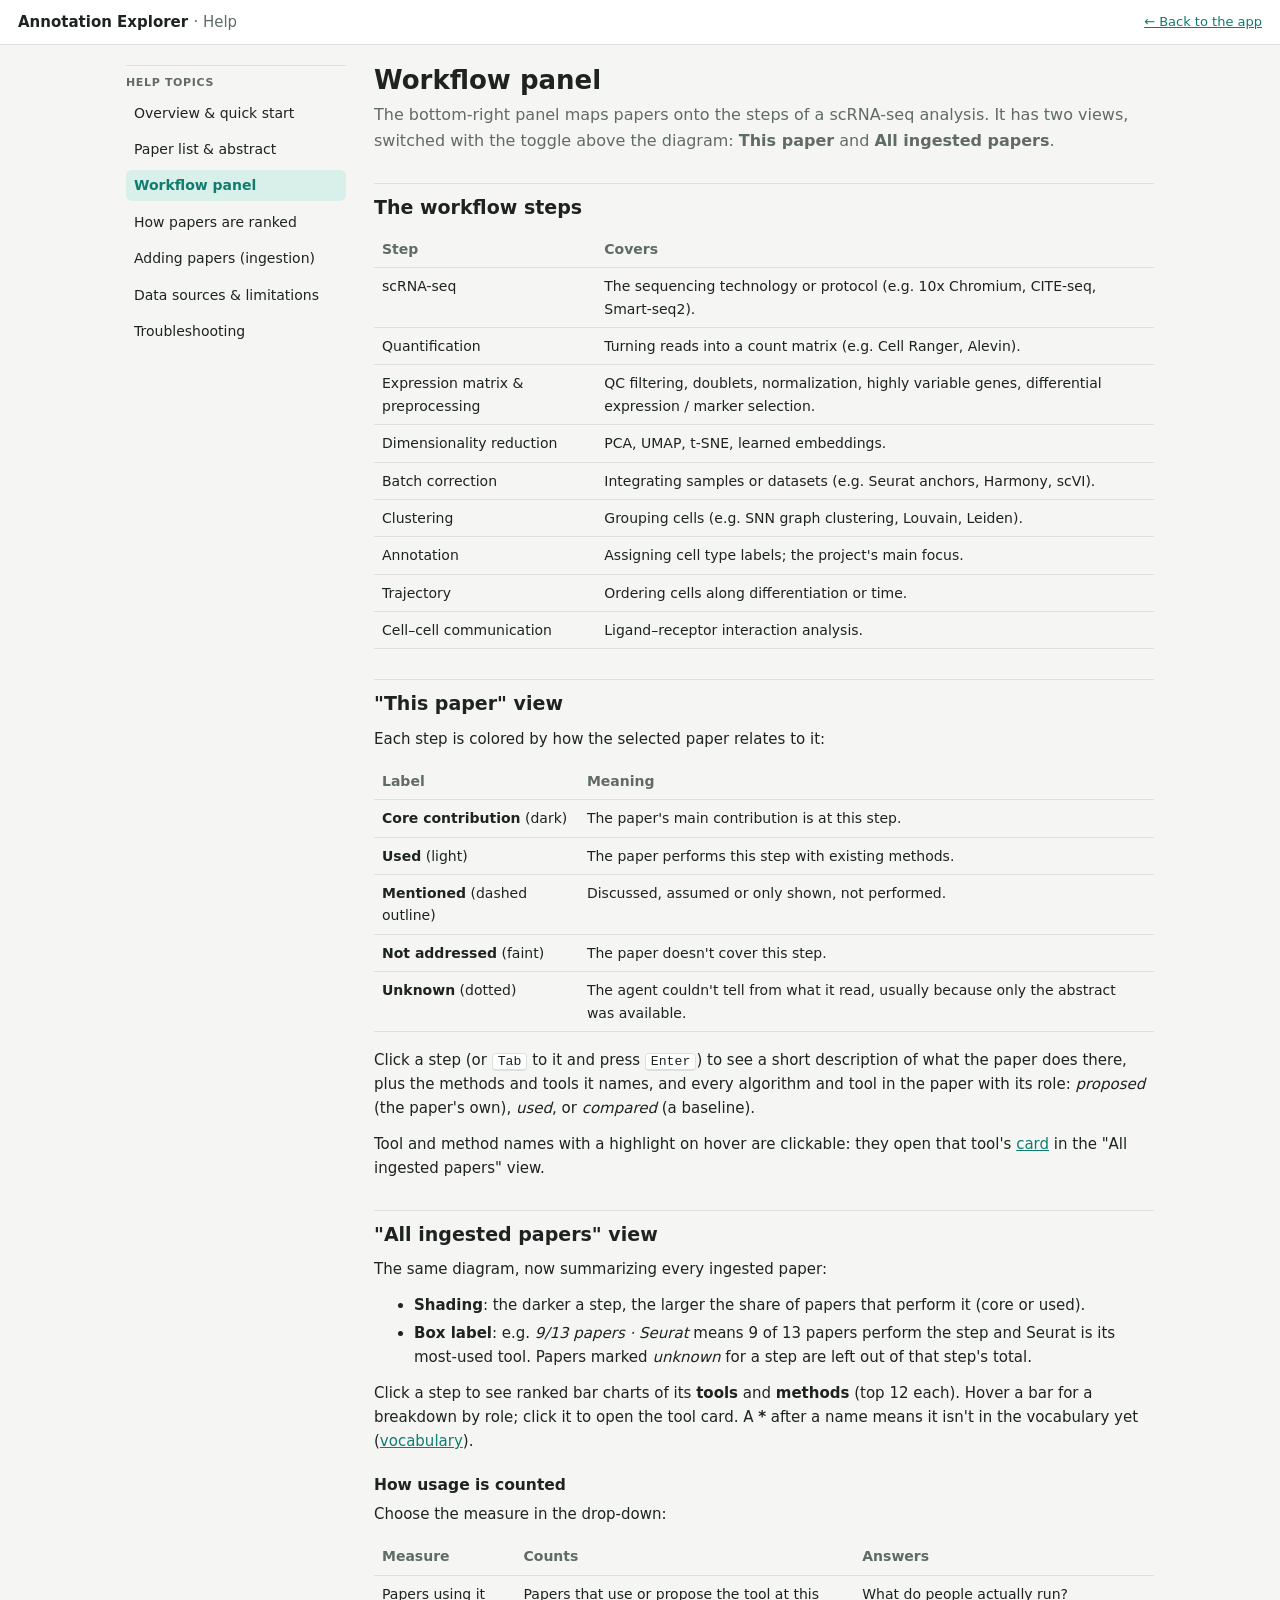
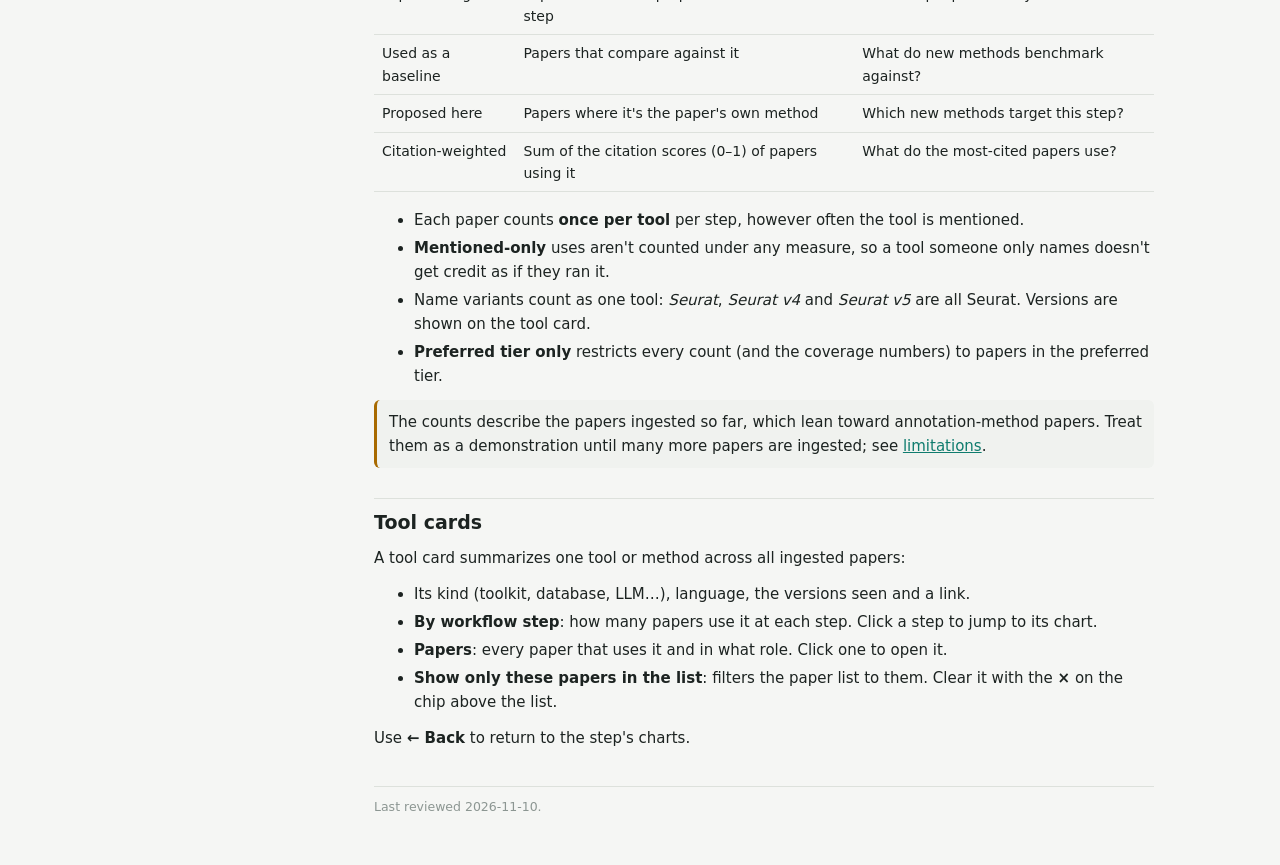
<file: DSciarrino/annotation_explorer/web/help/workflow.html>
<!doctype html>
<html lang="en">
<head>
  <meta charset="utf-8">
  <meta name="viewport" content="width=device-width, initial-scale=1">
  <title>Help: Workflow panel</title>
  <link rel="stylesheet" href="help.css">
</head>
<body>
  <header class="top">
    <a class="brand" href="index.html">Annotation Explorer <span>· Help</span></a>
    <a class="back" href="../index.html">← Back to the app</a>
  </header>
  <div class="wrap">
    <nav class="toc" id="toc" aria-label="Help topics"></nav>
    <main>
      <h1>Workflow panel</h1>
      <p class="lede">The bottom-right panel maps papers onto the steps of a scRNA-seq analysis. It has two
        views, switched with the toggle above the diagram: <b>This paper</b> and <b>All ingested papers</b>.</p>

      <h2 id="steps">The workflow steps</h2>
      <table>
        <tr><th>Step</th><th>Covers</th></tr>
        <tr><td>scRNA-seq</td><td>The sequencing technology or protocol (e.g. 10x Chromium, CITE-seq, Smart-seq2).</td></tr>
        <tr><td>Quantification</td><td>Turning reads into a count matrix (e.g. Cell Ranger, Alevin).</td></tr>
        <tr><td>Expression matrix &amp; preprocessing</td><td>QC filtering, doublets, normalization, highly
          variable genes, differential expression / marker selection.</td></tr>
        <tr><td>Dimensionality reduction</td><td>PCA, UMAP, t-SNE, learned embeddings.</td></tr>
        <tr><td>Batch correction</td><td>Integrating samples or datasets (e.g. Seurat anchors, Harmony, scVI).</td></tr>
        <tr><td>Clustering</td><td>Grouping cells (e.g. SNN graph clustering, Louvain, Leiden).</td></tr>
        <tr><td>Annotation</td><td>Assigning cell type labels; the project's main focus.</td></tr>
        <tr><td>Trajectory</td><td>Ordering cells along differentiation or time.</td></tr>
        <tr><td>Cell–cell communication</td><td>Ligand–receptor interaction analysis.</td></tr>
      </table>

      <h2 id="this-paper">"This paper" view</h2>
      <p>Each step is colored by how the selected paper relates to it:</p>
      <table>
        <tr><th>Label</th><th>Meaning</th></tr>
        <tr><td><b>Core contribution</b> (dark)</td><td>The paper's main contribution is at this step.</td></tr>
        <tr><td><b>Used</b> (light)</td><td>The paper performs this step with existing methods.</td></tr>
        <tr><td><b>Mentioned</b> (dashed outline)</td><td>Discussed, assumed or only shown, not performed.</td></tr>
        <tr><td><b>Not addressed</b> (faint)</td><td>The paper doesn't cover this step.</td></tr>
        <tr><td><b>Unknown</b> (dotted)</td><td>The agent couldn't tell from what it read, usually because only
          the abstract was available.</td></tr>
      </table>
      <p>Click a step (or <kbd>Tab</kbd> to it and press <kbd>Enter</kbd>) to see a short description of what
        the paper does there, plus the methods and tools it names, and every algorithm and tool in the paper
        with its role: <i>proposed</i> (the paper's own), <i>used</i>, or <i>compared</i> (a baseline).</p>
      <p>Tool and method names with a highlight on hover are clickable: they open that tool's
        <a href="#tool-cards">card</a> in the "All ingested papers" view.</p>

      <h2 id="all-papers">"All ingested papers" view</h2>
      <p>The same diagram, now summarizing every ingested paper:</p>
      <ul>
        <li><b>Shading</b>: the darker a step, the larger the share of papers that perform it (core or used).</li>
        <li><b>Box label</b>: e.g. <i>9/13 papers · Seurat</i> means 9 of 13 papers perform the step and Seurat
          is its most-used tool. Papers marked <i>unknown</i> for a step are left out of that step's total.</li>
      </ul>
      <p>Click a step to see ranked bar charts of its <b>tools</b> and <b>methods</b> (top 12 each). Hover a bar for
        a breakdown by role; click it to open the tool card. A <b>*</b> after a name means it isn't in the
        vocabulary yet (<a href="ingestion.html#vocabulary">vocabulary</a>).</p>

      <h3 id="counting">How usage is counted</h3>
      <p>Choose the measure in the drop-down:</p>
      <table>
        <tr><th>Measure</th><th>Counts</th><th>Answers</th></tr>
        <tr><td>Papers using it</td><td>Papers that use or propose the tool at this step</td><td>What do people actually run?</td></tr>
        <tr><td>Used as a baseline</td><td>Papers that compare against it</td><td>What do new methods benchmark against?</td></tr>
        <tr><td>Proposed here</td><td>Papers where it's the paper's own method</td><td>Which new methods target this step?</td></tr>
        <tr><td>Citation-weighted</td><td>Sum of the citation scores (0–1) of papers using it</td><td>What do the most-cited papers use?</td></tr>
      </table>
      <ul>
        <li>Each paper counts <b>once per tool</b> per step, however often the tool is mentioned.</li>
        <li><b>Mentioned-only</b> uses aren't counted under any measure, so a tool someone only names doesn't
          get credit as if they ran it.</li>
        <li>Name variants count as one tool: <i>Seurat</i>, <i>Seurat v4</i> and <i>Seurat v5</i> are all Seurat.
          Versions are shown on the tool card.</li>
        <li><b>Preferred tier only</b> restricts every count (and the coverage numbers) to papers in the
          preferred tier.</li>
      </ul>
      <div class="warn"><p>The counts describe the papers ingested so far, which lean toward annotation-method
        papers. Treat them as a demonstration until many more papers are ingested; see
        <a href="limitations.html#sample">limitations</a>.</p></div>

      <h2 id="tool-cards">Tool cards</h2>
      <p>A tool card summarizes one tool or method across all ingested papers:</p>
      <ul>
        <li>Its kind (toolkit, database, LLM…), language, the versions seen and a link.</li>
        <li><b>By workflow step</b>: how many papers use it at each step. Click a step to jump to its chart.</li>
        <li><b>Papers</b>: every paper that uses it and in what role. Click one to open it.</li>
        <li><b>Show only these papers in the list</b>: filters the paper list to them. Clear it with the
          <b>×</b> on the chip above the list.</li>
      </ul>
      <p>Use <b>← Back</b> to return to the step's charts.</p>

      <footer class="page-foot">Last reviewed 2026-11-10.</footer>
    </main>
  </div>
  <script src="help.js"></script>
</body>
</html>
</file>
<file: DSciarrino/annotation_explorer/web/styles.css>
:root {
  --bg: #f5f6f4;
  --surface: #ffffff;
  --surface-2: #f0f2ef;
  --border: #dde1dc;
  --text: #1c2321;
  --muted: #5f6b67;
  --faint: #8c9692;
  --accent: #0f7c6e;
  --accent-soft: #d9efe9;
  --accent-ink: #ffffff;
  --tier-preferred: #1d7f4e;
  --tier-caution: #a86a00;
  --tier-later: #4a6bb0;
  --tier-exclude: #b23b3b;
  --inv-core: #0f7c6e;
  --inv-used: #8fd0c2;
  --inv-mentioned: #ffffff;
  --inv-none: #eef0ed;
  --inv-unknown: #e4e1d8;
  --shadow: 0 1px 2px rgba(20, 30, 25, .06), 0 2px 8px rgba(20, 30, 25, .05);
  --radius: 10px;
  --mono: ui-monospace, SFMono-Regular, Menlo, Consolas, monospace;
  color-scheme: light;
}

@media (prefers-color-scheme: dark) {
  :root:not([data-theme="light"]) {
    --bg: #111615;
    --surface: #182020;
    --surface-2: #1f2928;
    --border: #2c3836;
    --text: #e4ebe8;
    --muted: #9fb0aa;
    --faint: #6f807a;
    --accent: #3fbfa8;
    --accent-soft: #1d3b36;
    --accent-ink: #0b1514;
    --tier-preferred: #5cc98f;
    --tier-caution: #e0a83e;
    --tier-later: #84a5ea;
    --tier-exclude: #ec7d7d;
    --inv-core: #3fbfa8;
    --inv-used: #2a6d61;
    --inv-mentioned: #182020;
    --inv-none: #1c2423;
    --inv-unknown: #2c2a24;
    --shadow: none;
    color-scheme: dark;
  }
}

* { box-sizing: border-box; }
html, body { height: 100%; }
body {
  margin: 0;
  background: var(--bg);
  color: var(--text);
  font: 14px/1.5 system-ui, -apple-system, "Segoe UI", Roboto, sans-serif;
  display: flex;
  flex-direction: column;
}
h1, h2, h3, h4 { margin: 0; line-height: 1.25; }
a { color: var(--accent); text-decoration: none; }
a:hover { text-decoration: underline; }
button { font: inherit; color: inherit; }

/* Top bar */
.topbar {
  display: flex; align-items: center; justify-content: space-between; gap: 16px;
  padding: 10px 18px; background: var(--surface); border-bottom: 1px solid var(--border);
}
.brand { display: flex; align-items: center; gap: 12px; min-width: 0; }
.brand-mark {
  width: 28px; height: 28px; border-radius: 8px; flex: none;
  background: radial-gradient(circle at 30% 35%, var(--accent) 0 4px, transparent 5px),
              radial-gradient(circle at 68% 40%, var(--tier-later) 0 4px, transparent 5px),
              radial-gradient(circle at 50% 72%, var(--tier-caution) 0 4px, transparent 5px),
              var(--accent-soft);
}
.brand h1 { font-size: 16px; }
.sub { margin: 0; color: var(--muted); font-size: 12px; }
.stats { display: flex; gap: 18px; color: var(--muted); font-size: 12px; white-space: nowrap; }
.top-right { display: flex; align-items: center; gap: 18px; }
.help-button {
  border: 1px solid var(--border); border-radius: 8px; padding: 4px 12px; font-size: 13px; font-weight: 600;
  color: var(--text); background: var(--surface-2);
}
.help-button:hover { border-color: var(--accent); color: var(--accent); text-decoration: none; }
/* Small "?" links into the help pages */
.help-link {
  display: inline-flex; align-items: center; justify-content: center; flex: none;
  width: 17px; height: 17px; border-radius: 50%; border: 1px solid var(--border);
  font-size: 11px; font-weight: 700; line-height: 1; color: var(--muted); background: var(--surface);
  vertical-align: middle; text-transform: none; letter-spacing: 0;
}
.help-link:hover { border-color: var(--accent); color: var(--accent); text-decoration: none; }
.control-row { display: flex; align-items: center; justify-content: space-between; gap: 8px; }
.stats b { color: var(--text); font-size: 15px; display: block; font-variant-numeric: tabular-nums; }

/* Layout: list on the left, two stacked panels on the right */
/* Section sizes come from custom properties that the dividers (layout.js) adjust. */
.layout {
  flex: 1; min-height: 0;
  display: grid; padding: 12px;
  grid-template-columns: var(--side-w, 360px) 12px minmax(0, 1fr);
  grid-template-rows: minmax(0, var(--top-fr, 1.15fr)) 12px minmax(0, 1fr);
  grid-template-areas: "list gside top" "list gside gpanels" "list gside bottom";
}
#gutter-side { grid-area: gside; }
#gutter-panels { grid-area: gpanels; }

/* Draggable dividers */
.gutter { position: relative; touch-action: none; outline: none; }
.gutter::after {
  content: ""; position: absolute; border-radius: 2px; background: transparent; transition: background .12s;
}
.gutter-v { cursor: col-resize; }
.gutter-v::after { top: 0; bottom: 0; left: 50%; width: 3px; transform: translateX(-50%); }
.gutter-h { cursor: row-resize; }
.gutter-h::after { left: 0; right: 0; top: 50%; height: 3px; transform: translateY(-50%); }
.gutter:hover::after, .gutter:focus-visible::after, .gutter.dragging::after { background: var(--accent); }
body.resizing { user-select: none; }
body.resizing.col { cursor: col-resize; }
body.resizing.row { cursor: row-resize; }
body.resizing iframe, body.resizing svg { pointer-events: none; }
.sidebar, .panel {
  background: var(--surface); border: 1px solid var(--border);
  border-radius: var(--radius); box-shadow: var(--shadow); min-height: 0;
}
.sidebar { grid-area: list; display: flex; flex-direction: column; overflow: hidden; }
.panel-top { grid-area: top; overflow: auto; }
.panel-bottom { grid-area: bottom; display: flex; flex-direction: column; overflow: hidden; }

/* Sidebar */
.controls { padding: 12px; border-bottom: 1px solid var(--border); display: grid; gap: 8px; }
.controls input[type="search"] {
  width: 100%; padding: 8px 10px; border-radius: 8px;
  border: 1px solid var(--border); background: var(--surface-2); color: var(--text); font: inherit;
}
.chips { display: flex; flex-wrap: wrap; gap: 6px; }
.chip {
  border: 1px solid var(--border); background: var(--surface); border-radius: 999px;
  padding: 2px 10px; font-size: 12px; cursor: pointer; color: var(--muted);
}
.chip[aria-pressed="true"] { background: var(--text); color: var(--surface); border-color: var(--text); }
.toggle { font-size: 12px; color: var(--muted); display: flex; align-items: center; gap: 6px; }

.paper-list { list-style: none; margin: 0; padding: 0 0 12px; overflow: auto; flex: 1; }
.tier-heading {
  position: sticky; top: 0; z-index: 1;
  padding: 8px 12px 6px; background: var(--surface); border-bottom: 1px solid var(--border);
  font-size: 11px; font-weight: 600; letter-spacing: .04em; text-transform: uppercase;
  display: flex; justify-content: space-between; color: var(--muted);
}
.tier-heading .dot { display: inline-block; width: 8px; height: 8px; border-radius: 50%; margin-right: 6px; }
.paper {
  display: grid; grid-template-columns: 34px 1fr; gap: 8px;
  padding: 9px 12px; border-bottom: 1px solid var(--border); cursor: pointer;
  border-left: 3px solid transparent;
}
.paper:hover { background: var(--surface-2); }
.paper[aria-selected="true"] { background: var(--accent-soft); border-left-color: var(--accent); }
.paper .rank { color: var(--faint); font: 600 12px/1.6 var(--mono); text-align: right; }
.paper .title {
  font-weight: 550; font-size: 13px;
  display: -webkit-box; -webkit-line-clamp: 2; -webkit-box-orient: vertical; overflow: hidden;
}
.paper .meta { color: var(--muted); font-size: 12px; display: flex; gap: 8px; flex-wrap: wrap; margin-top: 2px; }
.badge-ingested { color: var(--accent); font-weight: 600; }
.badge-pending { color: var(--faint); }
.empty { padding: 24px 12px; color: var(--muted); text-align: center; }

/* Top panel: enhanced abstract */
.abstract { display: grid; grid-template-columns: minmax(0, 1fr) 280px; gap: 18px; padding: 18px; }
.abstract-main { min-width: 0; }
.abstract h2 { font-size: 19px; }
.byline { color: var(--muted); font-size: 13px; margin-top: 4px; }
.tags { display: flex; flex-wrap: wrap; gap: 6px; margin: 10px 0 12px; }
.tag {
  font-size: 11px; font-weight: 600; padding: 2px 8px; border-radius: 6px;
  background: var(--surface-2); color: var(--muted); border: 1px solid var(--border);
}
.tag.tier { color: #fff; border: none; }
.tldr {
  background: var(--accent-soft); border-left: 3px solid var(--accent);
  padding: 10px 12px; border-radius: 6px; margin-bottom: 14px;
}
.tldr strong { display: block; font-size: 11px; text-transform: uppercase; letter-spacing: .05em; color: var(--accent); }
.section { margin-bottom: 12px; }
.section h3 { font-size: 13px; margin-bottom: 2px; }
.section p { margin: 0; color: var(--text); }
.twocol { display: grid; grid-template-columns: 1fr 1fr; gap: 14px; margin: 14px 0; }
.twocol h3, .why h3 { font-size: 12px; text-transform: uppercase; letter-spacing: .05em; color: var(--muted); margin-bottom: 4px; }
.twocol ul { margin: 0; padding-left: 18px; }
.twocol li { margin-bottom: 3px; }
.why { border-top: 1px solid var(--border); padding-top: 10px; }
.why p { margin: 0; }
.provenance { margin-top: 12px; font-size: 12px; color: var(--faint); }
.notice {
  border: 1px dashed var(--border); border-radius: 8px; padding: 12px; margin: 12px 0;
  background: var(--surface-2); color: var(--muted);
}
.notice code, .stage-detail code { font-family: var(--mono); font-size: 12px; }
.notice.warn { border-color: var(--tier-caution); color: var(--text); }

.aside { display: grid; gap: 12px; align-content: start; }
.box { border: 1px solid var(--border); border-radius: 8px; padding: 10px 12px; background: var(--surface-2); }
.box h3 { font-size: 12px; text-transform: uppercase; letter-spacing: .05em; color: var(--muted); margin-bottom: 6px; }
.box ul { list-style: none; margin: 0; padding: 0; display: grid; gap: 4px; }
.box .group { font-size: 11px; color: var(--faint); margin-top: 6px; }
.citebig { font-size: 26px; font-weight: 650; font-variant-numeric: tabular-nums; line-height: 1.1; }
.citesub { color: var(--muted); font-size: 12px; }
.chart { margin-top: 8px; }
.chart svg { width: 100%; height: auto; display: block; }
.chart .bar { fill: var(--accent); }
.chart .lbl { fill: var(--faint); font-size: 9px; }
.scores { display: grid; grid-template-columns: auto 1fr auto; gap: 4px 8px; align-items: center; font-size: 12px; }
.score-label { white-space: nowrap; }
.score-val { font-variant-numeric: tabular-nums; text-align: right; }
.meter { height: 6px; border-radius: 3px; background: var(--border); overflow: hidden; }
.meter span { display: block; height: 100%; background: var(--accent); }

.markers { margin-top: 14px; }
.markers summary { cursor: pointer; font-weight: 600; font-size: 13px; }
.markers table { width: 100%; border-collapse: collapse; margin-top: 8px; font-size: 12px; }
.markers th, .markers td { text-align: left; padding: 5px 6px; border-bottom: 1px solid var(--border); vertical-align: top; }
.markers th { color: var(--muted); font-weight: 600; }
.gene { font-family: var(--mono); font-size: 11px; }
.gene.pos { color: var(--tier-preferred); }
.gene.neg { color: var(--tier-exclude); }

/* Bottom panel: workflow */
.panel-head {
  display: flex; align-items: center; justify-content: space-between; gap: 12px; flex-wrap: wrap;
  padding: 10px 14px; border-bottom: 1px solid var(--border);
}
.panel-head h2 { font-size: 14px; }
.legend { display: flex; gap: 12px; flex-wrap: wrap; font-size: 11px; color: var(--muted); }
.legend span { display: inline-flex; align-items: center; gap: 5px; }
.legend i { width: 14px; height: 10px; border-radius: 3px; border: 1px solid var(--border); display: inline-block; }
.workflow {
  flex: 1; min-height: 0; display: grid;
  grid-template-columns: minmax(0, var(--diag-fr, 1.5fr)) 9px minmax(220px, 1fr);
}
#gutter-workflow { border-left: 1px solid var(--border); }
.diagram-wrap { padding: 8px 12px; overflow: auto; display: flex; align-items: center; }
#diagram { width: 100%; height: auto; max-height: 100%; }
.node { cursor: pointer; }
.node rect { stroke: var(--border); stroke-width: 1.2; transition: filter .15s; }
.node:hover rect { filter: brightness(.96); }
.node.sel rect { stroke: var(--text); stroke-width: 2.4; }
.node text { font-size: 12.5px; font-weight: 600; pointer-events: none; }
.node .inv { font-size: 10px; font-weight: 500; }
.node.core rect { fill: var(--inv-core); stroke: var(--inv-core); }
.node.core text { fill: var(--accent-ink); }
.node.used rect { fill: var(--inv-used); }
.node.used text { fill: var(--text); }
.node.mentioned rect { fill: var(--inv-mentioned); stroke-dasharray: 5 3; stroke: var(--muted); }
.node.mentioned text { fill: var(--text); }
.node.none rect { fill: var(--inv-none); }
.node.none text { fill: var(--faint); }
.node.unknown rect { fill: var(--inv-unknown); stroke-dasharray: 2 3; stroke: var(--faint); }
.node.unknown text { fill: var(--muted); }
.node.na rect { fill: var(--surface-2); }
.node.na text { fill: var(--faint); }
.node.sel.core rect { stroke: var(--text); }
.edge { stroke: var(--faint); stroke-width: 1.6; fill: none; }
.arrowhead { fill: var(--faint); }

.stage-detail { padding: 12px 14px 12px 5px; overflow: auto; }
.stage-detail h3 { font-size: 15px; }
.inv-pill {
  display: inline-block; font-size: 11px; font-weight: 600; padding: 1px 8px; border-radius: 999px;
  margin: 4px 0 8px; border: 1px solid var(--border);
}
.inv-pill.core { background: var(--inv-core); color: var(--accent-ink); border-color: var(--inv-core); }
.inv-pill.used { background: var(--inv-used); }
.inv-pill.mentioned { border-style: dashed; }
.inv-pill.none, .inv-pill.unknown { color: var(--muted); }
.stage-detail p { margin: 0 0 10px; }
.stage-detail h4 { font-size: 11px; text-transform: uppercase; letter-spacing: .05em; color: var(--muted); margin: 10px 0 4px; }
.pills { display: flex; flex-wrap: wrap; gap: 5px; }
.pill { font-size: 12px; padding: 2px 8px; border-radius: 6px; background: var(--surface-2); border: 1px solid var(--border); }
.pill small { color: var(--faint); margin-left: 4px; }
.hint { color: var(--faint); font-size: 12px; }

/* Workflow view toggle and aggregate ("All ingested papers") mode */
.head-left { display: flex; align-items: center; gap: 12px; flex-wrap: wrap; }
.segmented { display: inline-flex; border: 1px solid var(--border); border-radius: 8px; overflow: hidden; }
.segmented button {
  border: 0; background: var(--surface); padding: 3px 10px; font-size: 12px; cursor: pointer; color: var(--muted);
}
.segmented button + button { border-left: 1px solid var(--border); }
.segmented button[aria-pressed="true"] { background: var(--text); color: var(--surface); }
.coverage-legend { display: inline-flex; align-items: center; gap: 6px; }
.legend i.ramp {
  width: 60px; border: 1px solid var(--border);
  background: linear-gradient(90deg, var(--surface), var(--inv-core));
}
.node.agg rect { fill: color-mix(in srgb, var(--inv-core) var(--share), var(--surface)); stroke: var(--border); }
.node.agg text { fill: var(--text); }
.node.agg.strong text { fill: var(--accent-ink); }
.node.agg.sel rect { stroke: var(--text); stroke-width: 2.4; }

.usage-controls { display: flex; flex-wrap: wrap; align-items: center; gap: 10px; margin: 6px 0 4px; }
.usage-controls select {
  font: inherit; font-size: 12px; padding: 3px 6px; border-radius: 6px;
  border: 1px solid var(--border); background: var(--surface-2); color: var(--text);
}
.cov { color: var(--muted); font-size: 12.5px; }
.bars { list-style: none; margin: 0; padding: 0; display: grid; gap: 3px; }
.bar-row {
  width: 100%; display: grid; grid-template-columns: minmax(90px, 40%) 1fr 34px; gap: 8px; align-items: center;
  border: 0; background: none; padding: 3px 4px; border-radius: 6px; cursor: pointer; text-align: left;
}
.bar-row:hover { background: var(--surface-2); }
.bar-name { font-size: 12.5px; overflow: hidden; text-overflow: ellipsis; white-space: nowrap; }
.bar-name small { color: var(--faint); }
.bar-track { height: 10px; background: var(--surface-2); border-radius: 5px; overflow: hidden; }
.bar-fill { display: block; height: 100%; background: var(--accent); border-radius: 5px; }
.bar-val { font: 600 12px var(--mono); text-align: right; font-variant-numeric: tabular-nums; }

.pill.linky { cursor: pointer; color: inherit; font: inherit; font-size: 12px; }
.pill.linky:hover { border-color: var(--accent); color: var(--accent); }
.linkbtn { border: 0; background: none; padding: 0; color: var(--accent); cursor: pointer; text-align: left; font-size: 12.5px; }
.linkbtn:hover { text-decoration: underline; }
.paper-mini { list-style: none; margin: 0; padding: 0; display: grid; gap: 5px; font-size: 12.5px; }
.paper-mini small { color: var(--faint); }
.action {
  margin-top: 12px; border: 1px solid var(--accent); color: var(--accent); background: var(--accent-soft);
  border-radius: 8px; padding: 5px 10px; font-size: 12.5px; cursor: pointer;
}
.filter-chip {
  display: inline-flex; align-items: center; gap: 6px; font-size: 12px;
  background: var(--accent-soft); color: var(--accent); border-radius: 999px; padding: 2px 4px 2px 10px;
}
.filter-chip button {
  border: 0; background: none; color: inherit; cursor: pointer; font-size: 14px; line-height: 1; padding: 0 4px;
}

/* Medium screens: diagram above the step details */
@media (max-width: 1200px) {
  .panel-bottom { overflow: auto; }
  .workflow { grid-template-columns: 1fr; flex: none; }
  .diagram-wrap { max-width: 760px; }
  #gutter-workflow { display: none; }
  .stage-detail { border-top: 1px solid var(--border); overflow: visible; padding: 12px 14px; }
}

/* Narrow screens: stack everything */
@media (max-width: 980px) {
  body { display: block; }
  .layout {
    gap: 12px;
    grid-template-columns: 1fr; grid-template-rows: auto;
    grid-template-areas: "list" "top" "bottom";
  }
  .gutter { display: none; }
  .sidebar { max-height: 55vh; }
  .panel-top, .panel-bottom { overflow: visible; }
  .abstract { grid-template-columns: 1fr; }
  .workflow { grid-template-columns: 1fr; }
  .stage-detail { border-left: none; border-top: 1px solid var(--border); }
  .twocol { grid-template-columns: 1fr; }
  .topbar { flex-wrap: wrap; }
}
@media (max-width: 520px) {
  .layout { padding: 8px 0; }
  .sidebar, .panel { border-radius: 0; border-left: 0; border-right: 0; }
  .abstract { padding: 14px 16px; }
  .stats { gap: 12px; }
}
</file>
<file: DSciarrino/annotation_explorer/web/help/help.css>
/* Shared styles for the Annotation Explorer help pages. Colors match the app. */
:root {
  --bg: #f5f6f4;
  --surface: #ffffff;
  --surface-2: #f0f2ef;
  --border: #dde1dc;
  --text: #1c2321;
  --muted: #5f6b67;
  --faint: #8c9692;
  --accent: #0f7c6e;
  --accent-soft: #d9efe9;
  --tier-preferred: #1d7f4e;
  --tier-caution: #a86a00;
  --tier-later: #4a6bb0;
  --tier-exclude: #b23b3b;
  --mono: ui-monospace, SFMono-Regular, Menlo, Consolas, monospace;
  color-scheme: light;
}
@media (prefers-color-scheme: dark) {
  :root:not([data-theme="light"]) {
    --bg: #111615;
    --surface: #182020;
    --surface-2: #1f2928;
    --border: #2c3836;
    --text: #e4ebe8;
    --muted: #9fb0aa;
    --faint: #6f807a;
    --accent: #3fbfa8;
    --accent-soft: #1d3b36;
    --tier-preferred: #5cc98f;
    --tier-caution: #e0a83e;
    --tier-later: #84a5ea;
    --tier-exclude: #ec7d7d;
    color-scheme: dark;
  }
}

* { box-sizing: border-box; }
body {
  margin: 0; background: var(--bg); color: var(--text);
  font: 15px/1.6 system-ui, -apple-system, "Segoe UI", Roboto, sans-serif;
}
a { color: var(--accent); }
code, kbd { font-family: var(--mono); font-size: 0.88em; }
code { background: var(--surface-2); border: 1px solid var(--border); border-radius: 4px; padding: 0 4px; }
kbd {
  background: var(--surface); border: 1px solid var(--border); border-bottom-width: 2px;
  border-radius: 4px; padding: 0 5px;
}
pre {
  background: var(--surface-2); border: 1px solid var(--border); border-radius: 8px;
  padding: 10px 12px; overflow-x: auto; font: 13px/1.5 var(--mono);
}
pre code { background: none; border: 0; padding: 0; }

.top {
  display: flex; align-items: center; justify-content: space-between; gap: 12px; flex-wrap: wrap;
  padding: 10px 18px; background: var(--surface); border-bottom: 1px solid var(--border);
}
.top .brand { font-weight: 650; color: var(--text); text-decoration: none; }
.top .brand span { color: var(--muted); font-weight: 400; }
.top .back { font-size: 13px; }

.wrap { max-width: 1060px; margin: 0 auto; padding: 20px 16px 48px; display: grid; grid-template-columns: 220px minmax(0, 1fr); gap: 28px; }
nav.toc { position: sticky; top: 16px; align-self: start; font-size: 14px; }
nav.toc h2 { font-size: 11px; text-transform: uppercase; letter-spacing: .06em; color: var(--muted); margin: 0 0 6px; }
nav.toc ol { list-style: none; margin: 0; padding: 0; display: grid; gap: 2px; }
nav.toc a { display: block; padding: 4px 8px; border-radius: 6px; color: var(--text); text-decoration: none; }
nav.toc a:hover { background: var(--surface-2); }
nav.toc a[aria-current="page"] { background: var(--accent-soft); color: var(--accent); font-weight: 600; }

main { min-width: 0; }
h1 { font-size: 26px; line-height: 1.2; margin: 0 0 6px; }
.lede { color: var(--muted); font-size: 16px; margin: 0 0 22px; }
h2 { font-size: 19px; margin: 30px 0 8px; padding-top: 8px; border-top: 1px solid var(--border); }
h3 { font-size: 15.5px; margin: 20px 0 4px; }
h2:target, h3:target { color: var(--accent); }
p, ul, ol { margin: 0 0 12px; }
li { margin-bottom: 4px; }

table { width: 100%; border-collapse: collapse; margin: 8px 0 16px; font-size: 14px; }
th, td { text-align: left; padding: 7px 8px; border-bottom: 1px solid var(--border); vertical-align: top; }
th { color: var(--muted); font-weight: 600; }

.note, .warn {
  border-left: 3px solid var(--accent); background: var(--accent-soft);
  padding: 10px 12px; border-radius: 6px; margin: 12px 0 16px;
}
.warn { border-left-color: var(--tier-caution); background: var(--surface-2); }
.note p:last-child, .warn p:last-child { margin: 0; }

.tier { display: inline-block; color: #fff; font-size: 12px; font-weight: 600; padding: 1px 8px; border-radius: 6px; }
.tier.preferred { background: var(--tier-preferred); }
.tier.caution { background: var(--tier-caution); }
.tier.later { background: var(--tier-later); }
.tier.exclude { background: var(--tier-exclude); }

/* Schematic of the app layout on the overview page */
.schematic {
  display: grid; gap: 6px; grid-template-columns: 1fr 2fr; grid-template-rows: auto auto;
  grid-template-areas: "list top" "list bottom"; margin: 10px 0 18px; font-size: 13px;
}
.schematic > a {
  display: block; border: 1px solid var(--border); background: var(--surface); border-radius: 8px;
  padding: 10px 12px; color: var(--text); text-decoration: none;
}
.schematic > a:hover { border-color: var(--accent); }
.schematic b { display: block; color: var(--accent); }
.schematic .s-list { grid-area: list; min-height: 160px; }
.schematic .s-top { grid-area: top; }
.schematic .s-bottom { grid-area: bottom; }

.cards { display: grid; grid-template-columns: repeat(auto-fill, minmax(220px, 1fr)); gap: 10px; margin: 8px 0 16px; }
.cards a {
  display: block; border: 1px solid var(--border); background: var(--surface); border-radius: 8px;
  padding: 10px 12px; color: var(--text); text-decoration: none;
}
.cards a:hover { border-color: var(--accent); }
.cards b { display: block; color: var(--accent); margin-bottom: 2px; }
.cards span { color: var(--muted); font-size: 13.5px; }

.status { font-size: 13.5px; color: var(--muted); }
footer.page-foot { margin-top: 36px; padding-top: 10px; border-top: 1px solid var(--border); color: var(--faint); font-size: 12.5px; }

@media (max-width: 760px) {
  .wrap { grid-template-columns: 1fr; gap: 12px; }
  nav.toc { position: static; }
  nav.toc ol { display: flex; flex-wrap: wrap; gap: 4px; }
  nav.toc a { border: 1px solid var(--border); font-size: 13px; padding: 2px 8px; }
  .schematic { grid-template-columns: 1fr; grid-template-areas: "list" "top" "bottom"; }
  .schematic .s-list { min-height: 0; }
  table { font-size: 13px; }
}
</file>
